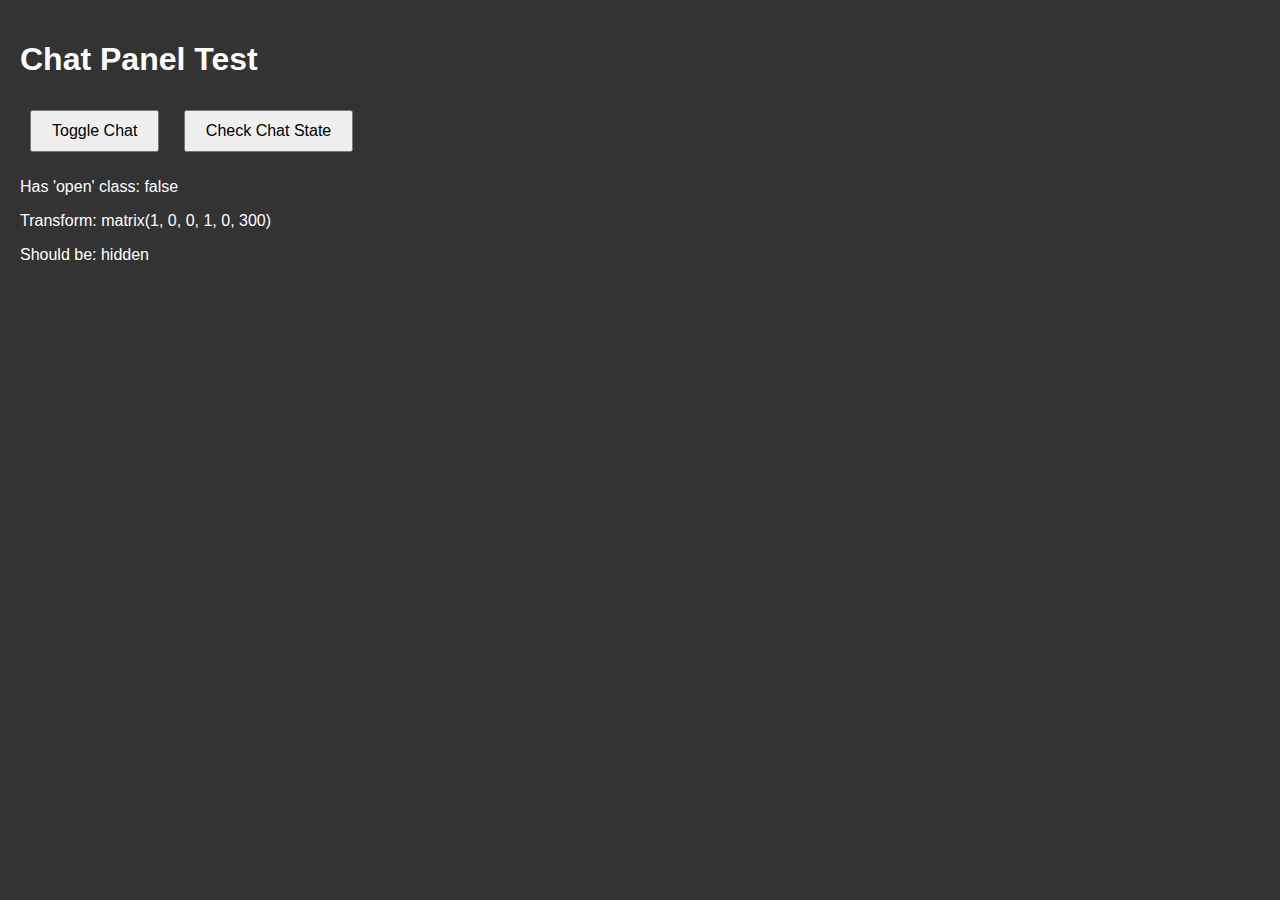
<file: untitled folder/chat-test.html>
<!DOCTYPE html>
<html>
<head>
    <title>Chat Test</title>
    <style>
        .chat-panel {
            position: fixed;
            bottom: 0;
            left: 0;
            right: 0;
            height: 300px;
            background: rgba(30, 30, 30, 0.95);
            transform: translateY(100%);
            transition: transform 0.3s ease;
            z-index: 1000;
        }
        
        .chat-panel.open {
            transform: translateY(0);
        }
        
        body {
            margin: 0;
            height: 100vh;
            background: #333;
            color: white;
            font-family: Arial, sans-serif;
        }
        
        .test-container {
            padding: 20px;
        }
        
        button {
            padding: 10px 20px;
            margin: 10px;
            font-size: 16px;
        }
    </style>
</head>
<body>
    <div class="test-container">
        <h1>Chat Panel Test</h1>
        <button onclick="toggleChat()">Toggle Chat</button>
        <button onclick="checkChatState()">Check Chat State</button>
        <div id="status"></div>
    </div>
    
    <div class="chat-panel" id="chatPanel">
        <div style="padding: 20px;">
            <h3>Test Chat Panel</h3>
            <p>This should be hidden by default</p>
            <button onclick="toggleChat()">Close</button>
        </div>
    </div>

    <script>
        function toggleChat() {
            const chatPanel = document.getElementById('chatPanel');
            chatPanel.classList.toggle('open');
            checkChatState();
        }
        
        function checkChatState() {
            const chatPanel = document.getElementById('chatPanel');
            const status = document.getElementById('status');
            const hasOpen = chatPanel.classList.contains('open');
            const transform = window.getComputedStyle(chatPanel).transform;
            
            status.innerHTML = `
                <p>Has 'open' class: ${hasOpen}</p>
                <p>Transform: ${transform}</p>
                <p>Should be: ${hasOpen ? 'visible' : 'hidden'}</p>
            `;
        }
        
        // Check initial state
        window.onload = function() {
            checkChatState();
        }
    </script>
</body>
</html>
</file>
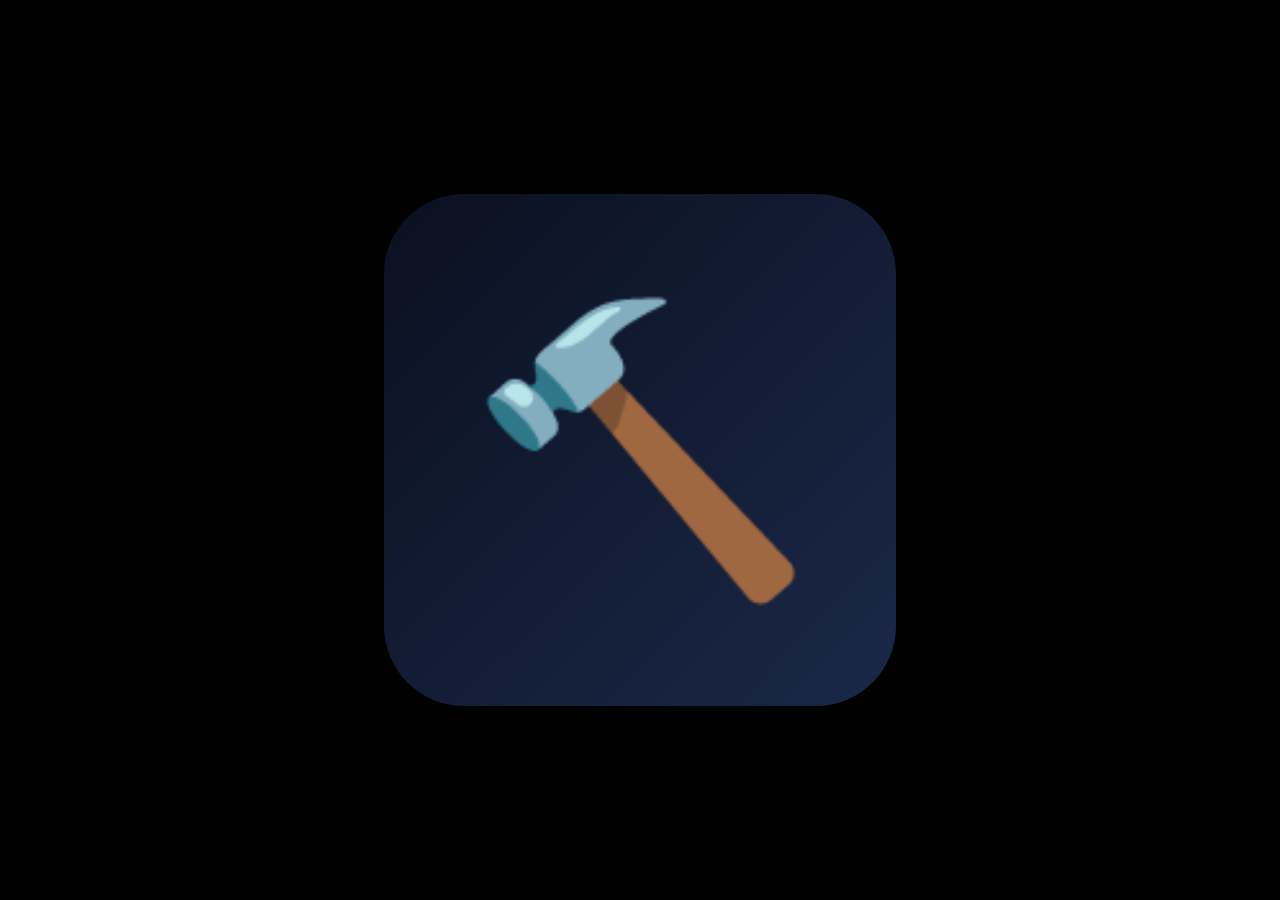
<file: untitled folder/make-icon.html>
<!DOCTYPE html>
<html>
<head>
  <meta charset="UTF-8">
  <title>Иконка аукциона</title>
  <style>
    body { margin: 0; display: flex; align-items: center; justify-content: center; height: 100vh; background: #000; }
    .icon { width: 512px; height: 512px; background: linear-gradient(135deg, #0b1020, #1a2848); border-radius: 80px; display: flex; align-items: center; justify-content: center; font-size: 280px; }
  </style>
</head>
<body>
  <div class="icon">🔨</div>
  <script>
    // Инструкция: откройте этот файл, сделайте скриншот иконки (512x512px), сохраните как icon-512.png
    // Потом уменьшите до 192x192px для icon-192.png
    console.log('Сделайте скриншот этой иконки размером 512x512px');
  </script>
</body>
</html>
</file>
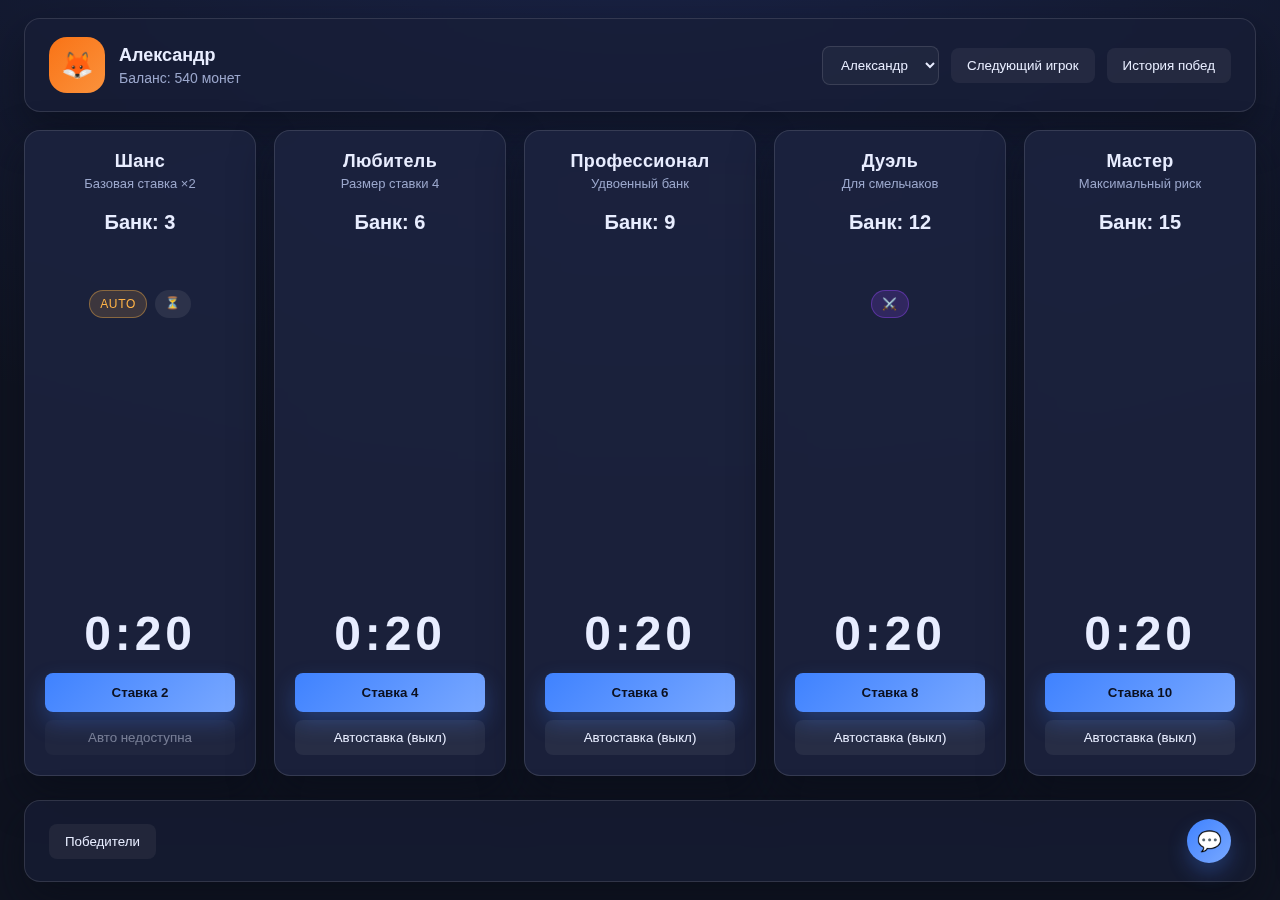
<file: untitled folder/snapshots/2025-10-15-avatar-background/v1.html>
<!DOCTYPE html>
<html lang="ru">
<head>
	<meta charset="UTF-8">
	<meta name="viewport" content="width=device-width, initial-scale=1.0, user-scalable=no">
	<title>Аукционная игра v1.2.0</title>
	<link rel="stylesheet" href="v1.css">
</head>
<body>
    <header class="top-bar">
        <div class="player-indicator">
            <div class="avatar avatar-current" id="currentAvatar"></div>
            <div class="player-text">
                <div class="player-name" id="currentName"></div>
                <div class="player-balance" id="currentBalance"></div>
            </div>
        </div>
        <div class="top-actions">
            <select id="accountSelector" class="top-select"></select>
            <button class="ghost-button" data-role="next-account" data-label-full="Следующий игрок" onclick="nextAccount()">Следующий игрок</button>
            <button class="ghost-button" data-role="winners-toggle" data-label-full="История побед" onclick="toggleWinners()">История побед</button>
        </div>
    </header>

    <main class="game-container">
        <div class="columns-container">
            <div class="column" data-column="1">
                <div class="column-head">
                    <div class="column-label">Шанс</div>
                    <div class="column-sub">Базовая ставка ×2</div>
                </div>
                <div class="column-body">
                    <div class="bonus-bar hidden" id="bonus-1">Бонус +1% к выигрышу</div>
                    <div class="column-bank" id="bank-1"></div>
                    <div class="bet-info hidden" id="bet-info-1">
                        <div class="avatar bet-avatar" id="bet-avatar-1"></div>
                        <div class="bet-text">
                            <div class="bet-name" id="bet-name-1"></div>
                            <div class="bet-extra" id="bet-amount-1"></div>
                        </div>
                    </div>
                    <div class="column-badges">
                        <div class="badge badge-warning" title="Автоставка недоступна">AUTO</div>
                        <div class="badge badge-ghost">⏳</div>
                    </div>
                    <div class="inline-hint hidden" id="hint-auto-disabled">Автоставки недоступны в этой колонке</div>
                </div>
                <div class="column-timer" id="timer-1"></div>
                <div class="bet-controls">
                    <button class="primary-button" onclick="makeBet(1)">Ставка 2</button>
                    <button class="ghost-button" id="auto-1" disabled>Авто недоступна</button>
                </div>
            </div>

            <div class="column" data-column="2">
                <div class="column-head">
                    <div class="column-label">Любитель</div>
                    <div class="column-sub">Размер ставки 4</div>
                </div>
                <div class="column-body">
                    <div class="bonus-bar hidden" id="bonus-2">Бонус +1%</div>
                    <div class="column-bank" id="bank-2"></div>
                    <div class="bet-info hidden" id="bet-info-2">
                        <div class="avatar bet-avatar" id="bet-avatar-2"></div>
                        <div class="bet-text">
                            <div class="bet-name" id="bet-name-2"></div>
                            <div class="bet-extra" id="bet-amount-2"></div>
                        </div>
                    </div>
                </div>
                <div class="column-timer" id="timer-2"></div>
                <div class="bet-controls">
                    <button class="primary-button" onclick="makeBet(2)">Ставка 4</button>
                    <button class="ghost-button" id="auto-2" onclick="toggleAuto(2)">Автоставка (выкл)</button>
                </div>
            </div>

            <div class="column" data-column="3">
                <div class="column-head">
                    <div class="column-label">Профессионал</div>
                    <div class="column-sub">Удвоенный банк</div>
                </div>
                <div class="column-body">
                    <div class="bonus-bar hidden" id="bonus-3">Бонус +1%</div>
                    <div class="column-bank" id="bank-3"></div>
                    <div class="bet-info hidden" id="bet-info-3">
                        <div class="avatar bet-avatar" id="bet-avatar-3"></div>
                        <div class="bet-text">
                            <div class="bet-name" id="bet-name-3"></div>
                            <div class="bet-extra" id="bet-amount-3"></div>
                        </div>
                    </div>
                </div>
                <div class="column-timer" id="timer-3"></div>
                <div class="bet-controls">
                    <button class="primary-button" onclick="makeBet(3)">Ставка 6</button>
                    <button class="ghost-button" id="auto-3" onclick="toggleAuto(3)">Автоставка (выкл)</button>
                </div>
            </div>

            <div class="column" data-column="4">
                <div class="column-head">
                    <div class="column-label">Дуэль</div>
                    <div class="column-sub">Для смельчаков</div>
                </div>
                <div class="column-body">
                    <div class="bonus-bar hidden" id="bonus-4">Бонус +1%</div>
                    <div class="column-bank" id="bank-4"></div>
                    <div class="bet-info hidden" id="bet-info-4">
                        <div class="avatar bet-avatar" id="bet-avatar-4"></div>
                        <div class="bet-text">
                            <div class="bet-name" id="bet-name-4"></div>
                            <div class="bet-extra" id="bet-amount-4"></div>
                        </div>
                    </div>
                    <div class="column-badges">
                        <div class="badge badge-duel">⚔️</div>
                    </div>
                </div>
                <div class="column-timer" id="timer-4"></div>
                <div class="bet-controls">
                    <button class="primary-button" onclick="makeBet(4)">Ставка 8</button>
                    <button class="ghost-button" id="auto-4" onclick="toggleAuto(4)">Автоставка (выкл)</button>
                </div>
            </div>

            <div class="column" data-column="5">
                <div class="column-head">
                    <div class="column-label">Мастер</div>
                    <div class="column-sub">Максимальный риск</div>
                </div>
                <div class="column-body">
                    <div class="bonus-bar hidden" id="bonus-5">Бонус +1%</div>
                    <div class="column-bank" id="bank-5"></div>
                    <div class="bet-info hidden" id="bet-info-5">
                        <div class="avatar bet-avatar" id="bet-avatar-5"></div>
                        <div class="bet-text">
                            <div class="bet-name" id="bet-name-5"></div>
                            <div class="bet-extra" id="bet-amount-5"></div>
                        </div>
                    </div>
                </div>
                <div class="column-timer" id="timer-5"></div>
                <div class="bet-controls">
                    <button class="primary-button" onclick="makeBet(5)">Ставка 10</button>
                    <button class="ghost-button" id="auto-5" onclick="toggleAuto(5)">Автоставка (выкл)</button>
                </div>
            </div>
        </div>
    </main>

    <footer class="bottom-bar">
        <button class="ghost-button" data-role="winners-toggle" data-label-full="Победители" onclick="toggleWinners()">Победители</button>
        <div class="bottom-spacer"></div>
        <button class="primary-icon" onclick="toggleChat()">💬</button>
    </footer>

    <section class="chat-panel" id="chatPanel">
        <div class="chat-header">
            <h3>Чат игроков</h3>
            <button class="ghost-button" data-label-full="Закрыть" onclick="toggleChat()">Закрыть</button>
        </div>
        <div class="chat-messages" id="chatMessages"></div>
        <div class="chat-input">
            <input type="text" id="chatInput" placeholder="Введите сообщение и нажмите Enter">
            <button class="primary-button" onclick="sendMessage()">Отправить</button>
        </div>
    </section>

    <aside class="winners-panel" id="winnersPanel">
        <div class="winners-header">
            <h3>История побед</h3>
            <button class="ghost-button" data-label-full="Закрыть" onclick="toggleWinners()">Закрыть</button>
        </div>
        <div class="winners-list" id="winnersList"></div>
    </aside>

    <script src="v1.js"></script>
</body>
</html>
</file>
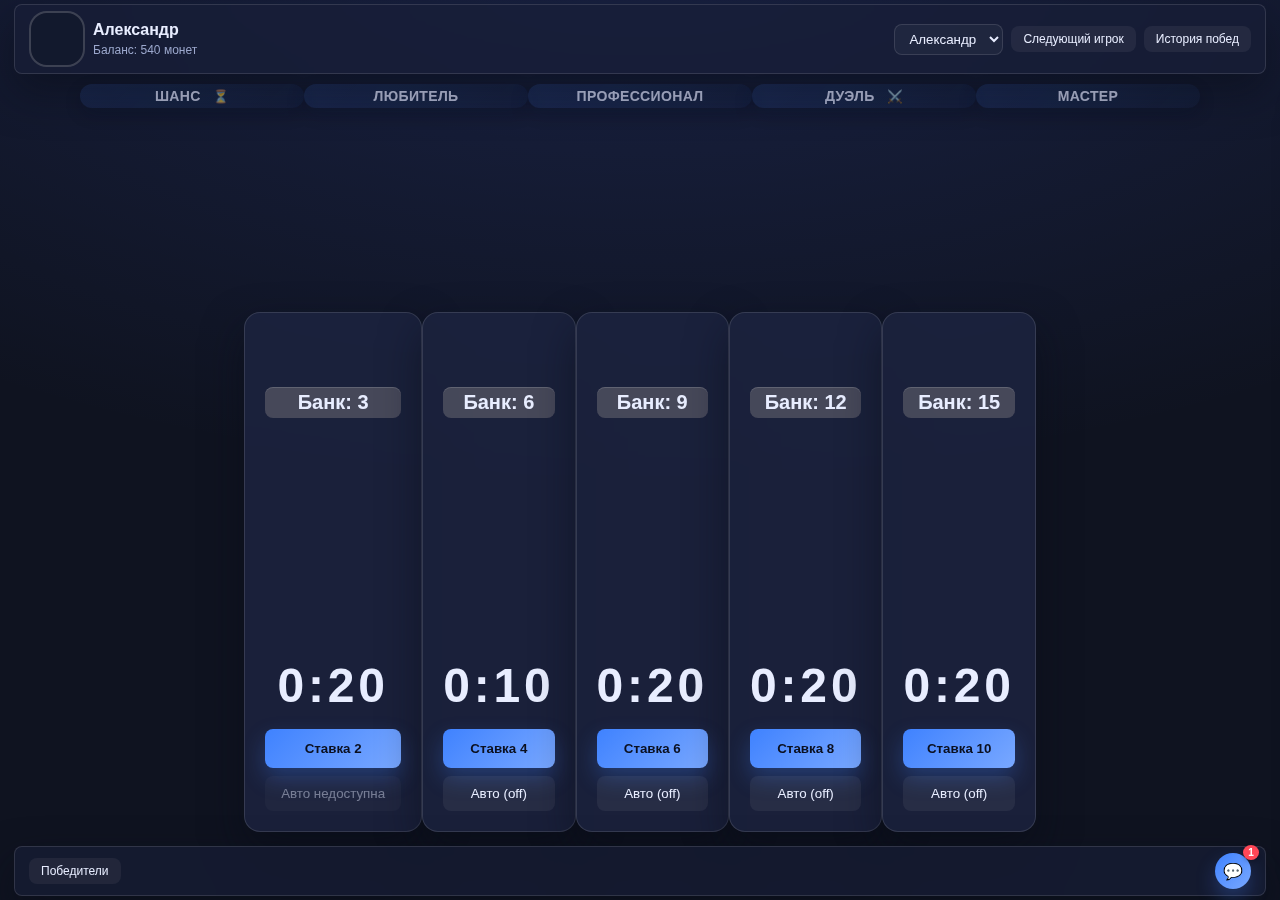
<file: untitled folder/snapshots/avokado1.1/v1.html>
<!DOCTYPE html>
<html lang="ru">
<head>
	<meta charset="UTF-8">
	<meta name="viewport" content="width=device-width, initial-scale=1.0, user-scalable=no">
	<title>Аукционная игра v1.2.0</title>
	<link rel="stylesheet" href="v1.css">
</head>
<body>
    <header class="top-bar">
        <div class="player-indicator">
            <div class="avatar avatar-current" id="currentAvatar"></div>
            <div class="player-text">
                <div class="player-name" id="currentName"></div>
                <div class="player-balance" id="currentBalance"></div>
            </div>
        </div>
        <div class="top-actions">
            <select id="accountSelector" class="top-select"></select>
            <button class="ghost-button" data-role="next-account" data-label-full="Следующий игрок" onclick="nextAccount()">Следующий игрок</button>
            <button class="ghost-button" data-role="winners-toggle" data-label-full="История побед" onclick="toggleWinners()">История побед</button>
        </div>
    </header>

    <main class="game-container">
        <div class="column-titles">
            <div class="column-title">Шанс <span class="column-title-icon" aria-hidden="true">⏳</span></div>
            <div class="column-title">Любитель</div>
            <div class="column-title">Профессионал</div>
            <div class="column-title">Дуэль <span class="column-title-icon" aria-hidden="true">⚔️</span></div>
            <div class="column-title">Мастер</div>
        </div>
        <div class="columns-container">
            <div class="column" data-column="1">
                <div class="bonus-bar hidden" id="bonus-1"></div>
                <div class="column-backdrop" aria-hidden="true"></div>
                <div class="column-body">
                    <div class="column-bank" id="bank-1"></div>
                    <div class="bet-info hidden" id="bet-info-1">
                        <div class="bet-name" id="bet-name-1"></div>
                    </div>
                    <div class="inline-hint hidden" id="hint-auto-disabled">Автоставки недоступны в этой колонке</div>
                </div>
                <div class="timer-wrapper">
                    <div class="column-timer" id="timer-1"></div>
                    <div class="bet-pulse hidden" id="pulse-1"></div>
                </div>
                <div class="bet-controls">
                    <button class="primary-button" onclick="makeBet(1)">Ставка 2</button>
                    <button class="ghost-button" id="auto-1" disabled>Авто недоступна</button>
                </div>
            </div>

            <div class="column" data-column="2">
                <div class="bonus-bar hidden" id="bonus-2"></div>
                <div class="column-backdrop" aria-hidden="true"></div>
                <div class="column-body">
                    <div class="column-bank" id="bank-2"></div>
                    <div class="bet-info hidden" id="bet-info-2">
                        <div class="bet-name" id="bet-name-2"></div>
                    </div>
                </div>
                <div class="timer-wrapper">
                    <div class="column-timer" id="timer-2"></div>
                    <div class="bet-pulse hidden" id="pulse-2"></div>
                </div>
                <div class="bet-controls">
                    <button class="primary-button" onclick="makeBet(2)">Ставка 4</button>
                    <button class="ghost-button" id="auto-2" onclick="toggleAuto(2)">Авто (off)</button>
                </div>
            </div>

            <div class="column" data-column="3">
                <div class="bonus-bar hidden" id="bonus-3"></div>
                <div class="column-backdrop" aria-hidden="true"></div>
                <div class="column-body">
                    <div class="column-bank" id="bank-3"></div>
                    <div class="bet-info hidden" id="bet-info-3">
                        <div class="bet-name" id="bet-name-3"></div>
                    </div>
                </div>
                <div class="timer-wrapper">
                    <div class="column-timer" id="timer-3"></div>
                    <div class="bet-pulse hidden" id="pulse-3"></div>
                </div>
                <div class="bet-controls">
                    <button class="primary-button" onclick="makeBet(3)">Ставка 6</button>
                    <button class="ghost-button" id="auto-3" onclick="toggleAuto(3)">Авто (off)</button>
                </div>
            </div>

            <div class="column" data-column="4">
                <div class="bonus-bar hidden" id="bonus-4"></div>
                <div class="column-backdrop" aria-hidden="true"></div>
                <div class="column-body">
                    <div class="column-bank" id="bank-4"></div>
                    <div class="bet-info hidden" id="bet-info-4">
                        <div class="bet-name" id="bet-name-4"></div>
                    </div>
                </div>
                <div class="timer-wrapper">
                    <div class="column-timer" id="timer-4"></div>
                    <div class="bet-pulse hidden" id="pulse-4"></div>
                </div>
                <div class="bet-controls">
                    <button class="primary-button" onclick="makeBet(4)">Ставка 8</button>
                    <button class="ghost-button" id="auto-4" onclick="toggleAuto(4)">Авто (off)</button>
                </div>
            </div>

            <div class="column" data-column="5">
                <div class="bonus-bar hidden" id="bonus-5"></div>
                <div class="column-backdrop" aria-hidden="true"></div>
                <div class="column-body">
                    <div class="column-bank" id="bank-5"></div>
                    <div class="bet-info hidden" id="bet-info-5">
                        <div class="bet-name" id="bet-name-5"></div>
                    </div>
                </div>
                <div class="timer-wrapper">
                    <div class="column-timer" id="timer-5"></div>
                    <div class="bet-pulse hidden" id="pulse-5"></div>
                </div>
                <div class="bet-controls">
                    <button class="primary-button" onclick="makeBet(5)">Ставка 10</button>
                    <button class="ghost-button" id="auto-5" onclick="toggleAuto(5)">Авто (off)</button>
                </div>
            </div>
        </div>
    </main>

    <footer class="bottom-bar">
        <button class="ghost-button" data-role="winners-toggle" data-label-full="Победители" onclick="toggleWinners()">Победители</button>
        <div class="bottom-spacer"></div>
        <button class="primary-icon" onclick="toggleChat()">💬</button>
    </footer>

    <section class="chat-panel" id="chatPanel">
        <div class="chat-header">
            <h3>Чат игроков</h3>
            <button class="ghost-button" data-label-full="Закрыть" onclick="toggleChat()">Закрыть</button>
        </div>
        <div class="chat-messages" id="chatMessages"></div>
        <div class="chat-input">
            <input type="text" id="chatInput" placeholder="Введите сообщение и нажмите Enter">
            <button class="primary-button" onclick="sendMessage()">Отправить</button>
        </div>
    </section>

    <aside class="winners-panel" id="winnersPanel">
        <div class="winners-header">
            <h3>История побед</h3>
            <button class="ghost-button" data-label-full="Закрыть" onclick="toggleWinners()">Закрыть</button>
        </div>
        <div class="winners-tabs">
            <button class="tab-button active" onclick="switchStatsPeriod('recent')">Недавние</button>
            <button class="tab-button" onclick="switchStatsPeriod('24h')">24ч</button>
            <button class="tab-button" onclick="switchStatsPeriod('7d')">7дн</button>
            <button class="tab-button" onclick="switchStatsPeriod('1m')">1мес</button>
        </div>
        <div class="winners-list" id="winnersList"></div>
    </aside>

    <script src="v1.js"></script>
</body>
</html>
</file>
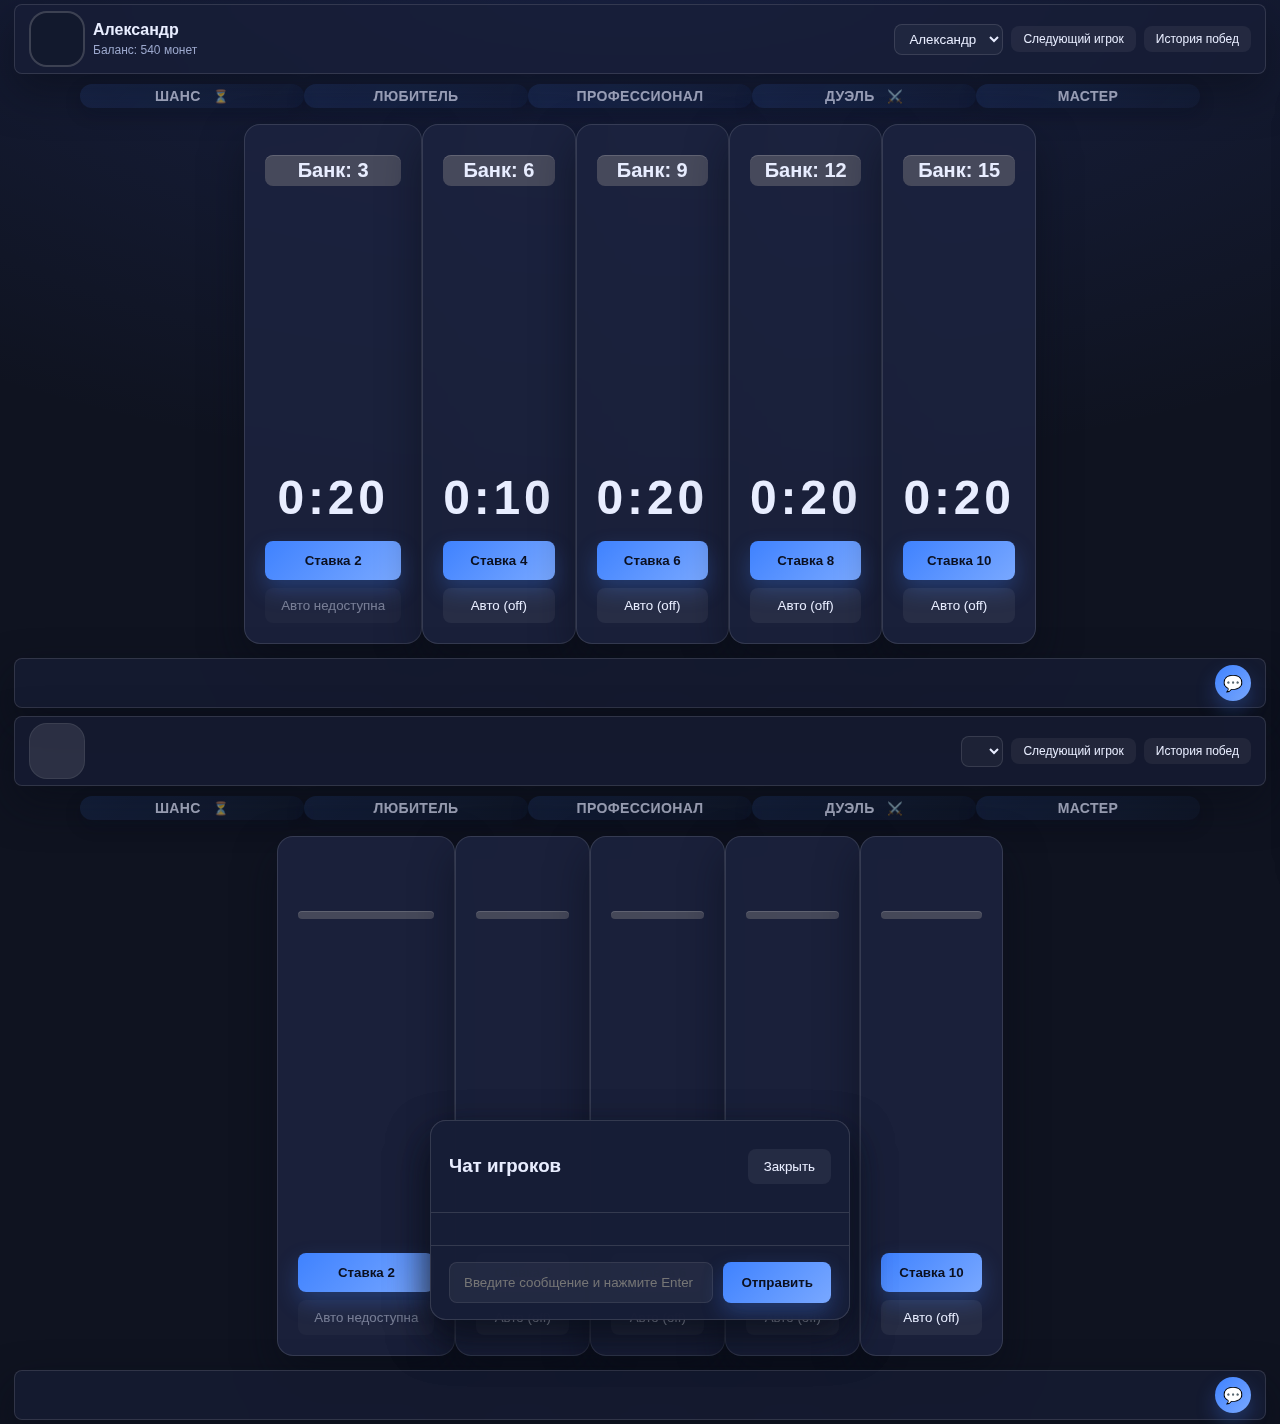
<file: untitled folder/snapshots/avokado1.2/v1.html>
<!DOCTYPE html>
<html lang="ru">
<head>
	<meta charset="UTF-8">
	<meta name="viewport" content="width=device-width, initial-scale=1.0, user-scalable=no">
	<title>Аукционная игра v1.2.0</title>
    <link rel="stylesheet" href="v1.css?v=2025-10-19-8">
</head>
<body>
    <header class="top-bar">
        <div class="player-indicator">
            <div class="avatar avatar-current" id="currentAvatar"></div>
            <div class="player-text">
                <div class="player-name" id="currentName"></div>
                <div class="player-balance" id="currentBalance"></div>
            </div>
        </div>
        <div class="top-actions">
            <select id="accountSelector" class="top-select"></select>
            <button class="ghost-button" data-role="next-account" data-label-full="Следующий игрок" onclick="nextAccount()">Следующий игрок</button>
            <button class="ghost-button" data-role="winners-toggle" data-label-full="История побед" onclick="toggleWinners()">История побед</button>
        </div>
    </header>

    <main class="game-container">
        <div class="column-titles">
            <div class="column-title">Шанс <span class="column-title-icon" aria-hidden="true">⏳</span></div>
            <div class="column-title">Любитель</div>
            <div class="column-title">Профессионал</div>
            <div class="column-title">Дуэль <span class="column-title-icon" aria-hidden="true">⚔️</span></div>
            <div class="column-title">Мастер</div>
        </div>
        <div class="columns-container">
            <div class="column" data-column="1">
                <div class="bonus-bar hidden" id="bonus-1"></div>
                <div class="column-backdrop" aria-hidden="true"></div>
                <div class="column-bank" id="bank-1"></div>
                <div class="column-body">
                    <div class="bet-info hidden" id="bet-info-1">
                        <div class="bet-name" id="bet-name-1"></div>
                    </div>
                    <div class="inline-hint hidden" id="hint-auto-disabled">Автоставки недоступны в этой колонке</div>
                </div>
                <div class="timer-wrapper">
                    <div class="column-timer" id="timer-1"></div>
                    <div class="bet-pulse hidden" id="pulse-1"></div>
                </div>
                <div class="bet-controls">
                    <button class="primary-button" onclick="makeBet(1)">Ставка 2</button>
                    <button class="ghost-button" id="auto-1" disabled>Авто недоступна</button>
                </div>
            </div>

            <div class="column" data-column="2">
                <div class="bonus-bar hidden" id="bonus-2"></div>
                <div class="column-backdrop" aria-hidden="true"></div>
                <div class="column-bank" id="bank-2"></div>
                <div class="column-body">
                    <div class="bet-info hidden" id="bet-info-2">
                        <div class="bet-name" id="bet-name-2"></div>
                    </div>
                </div>
                <div class="timer-wrapper">
                    <div class="column-timer" id="timer-2"></div>
                    <div class="bet-pulse hidden" id="pulse-2"></div>
                </div>
                <div class="bet-controls">
                    <button class="primary-button" onclick="makeBet(2)">Ставка 4</button>
                    <button class="ghost-button" id="auto-2" onclick="toggleAuto(2)">Авто (off)</button>
                </div>
            </div>

            <div class="column" data-column="3">
                <div class="bonus-bar hidden" id="bonus-3"></div>
                <div class="column-backdrop" aria-hidden="true"></div>
                <div class="column-bank" id="bank-3"></div>
                <div class="column-body">
                    <div class="bet-info hidden" id="bet-info-3">
                        <div class="bet-name" id="bet-name-3"></div>
                    </div>
                </div>
                <div class="timer-wrapper">
                    <div class="column-timer" id="timer-3"></div>
                    <div class="bet-pulse hidden" id="pulse-3"></div>
                </div>
                <div class="bet-controls">
                    <button class="primary-button" onclick="makeBet(3)">Ставка 6</button>
                    <button class="ghost-button" id="auto-3" onclick="toggleAuto(3)">Авто (off)</button>
                </div>
            </div>

            <div class="column" data-column="4">
                <div class="bonus-bar hidden" id="bonus-4"></div>
                <div class="column-backdrop" aria-hidden="true"></div>
                <div class="column-bank" id="bank-4"></div>
                <div class="column-body">
                    <div class="bet-info hidden" id="bet-info-4">
                        <div class="bet-name" id="bet-name-4"></div>
                    </div>
                </div>
                <div class="timer-wrapper">
                    <div class="column-timer" id="timer-4"></div>
                    <div class="bet-pulse hidden" id="pulse-4"></div>
                </div>
                <div class="bet-controls">
                    <button class="primary-button" onclick="makeBet(4)">Ставка 8</button>
                    <button class="ghost-button" id="auto-4" onclick="toggleAuto(4)">Авто (off)</button>
                </div>
            </div>

            <div class="column" data-column="5">
                <div class="bonus-bar hidden" id="bonus-5"></div>
                <div class="column-backdrop" aria-hidden="true"></div>
                <div class="column-bank" id="bank-5"></div>
                <div class="column-body">
                    <div class="bet-info hidden" id="bet-info-5">
                        <div class="bet-name" id="bet-name-5"></div>
                    </div>
                </div>
                <div class="timer-wrapper">
                    <div class="column-timer" id="timer-5"></div>
                    <div class="bet-pulse hidden" id="pulse-5"></div>
                </div>
                <div class="bet-controls">
                    <button class="primary-button" onclick="makeBet(5)">Ставка 10</button>
                    <button class="ghost-button" id="auto-5" onclick="toggleAuto(5)">Авто (off)</button>
                </div>
            </div>
        </div>
    </main>

    <footer class="bottom-bar">
        <div class="bottom-spacer"></div>
        <button class="primary-icon" onclick="toggleChat()">💬</button>
    </footer>

    <section class="chat-panel" id="chatPanel">
        <div class="chat-header">
            <h3>Чат игроков</h3>
            <button class="ghost-button" data-label-full="Закрыть" onclick="toggleChat()">Закрыть</button>
        </div>
        <div class="chat-messages" id="chatMessages"></div>
        <div class="chat-input">
            <input type="text" id="chatInput" placeholder="Введите сообщение и нажмите Enter">
            <button class="primary-button" onclick="sendMessage()">Отправить</button>
        </div>
    </section>

    <aside class="winners-panel" id="winnersPanel">
        <div class="winners-header">
            <h3>История побед</h3>
            <button class="ghost-button" data-label-full="Закрыть" onclick="toggleWinners()">Закрыть</button>
        </div>
        <div class="winners-tabs">
            <button class="tab-button active" onclick="switchStatsPeriod('recent')">Недавние</button>
            <button class="tab-button" onclick="switchStatsPeriod('24h')">24ч</button>
            <button class="tab-button" onclick="switchStatsPeriod('7d')">7дн</button>
            <button class="tab-button" onclick="switchStatsPeriod('1m')">1мес</button>
        </div>
        <div class="winners-list" id="winnersList"></div>
    </aside>

    <script src="v1.js"></script>
</body>
</html><!DOCTYPE html>
<html lang="ru">
<head>
	<meta charset="UTF-8">
	<meta name="viewport" content="width=device-width, initial-scale=1.0, user-scalable=no">
	<title>Аукционная игра v1.2.0</title>
	<link rel="stylesheet" href="v1.css">
</head>
<body>
    <header class="top-bar">
        <div class="player-indicator">
            <div class="avatar avatar-current" id="currentAvatar"></div>
            <div class="player-text">
                <div class="player-name" id="currentName"></div>
                <div class="player-balance" id="currentBalance"></div>
            </div>
        </div>
        <div class="top-actions">
            <select id="accountSelector" class="top-select"></select>
            <button class="ghost-button" data-role="next-account" data-label-full="Следующий игрок" onclick="nextAccount()">Следующий игрок</button>
            <button class="ghost-button" data-role="winners-toggle" data-label-full="История побед" onclick="toggleWinners()">История побед</button>
        </div>
    </header>

    <main class="game-container">
        <div class="column-titles">
            <div class="column-title">Шанс <span class="column-title-icon" aria-hidden="true">⏳</span></div>
            <div class="column-title">Любитель</div>
            <div class="column-title">Профессионал</div>
            <div class="column-title">Дуэль <span class="column-title-icon" aria-hidden="true">⚔️</span></div>
            <div class="column-title">Мастер</div>
        </div>
        <div class="columns-container">
            <div class="column" data-column="1">
                <div class="bonus-bar hidden" id="bonus-1"></div>
                <div class="column-backdrop" aria-hidden="true"></div>
                <div class="column-body">
                    <div class="column-bank" id="bank-1"></div>
                    <div class="bet-info hidden" id="bet-info-1">
                        <div class="bet-name" id="bet-name-1"></div>
                    </div>
                    <div class="inline-hint hidden" id="hint-auto-disabled">Автоставки недоступны в этой колонке</div>
                </div>
                <div class="timer-wrapper">
                    <div class="column-timer" id="timer-1"></div>
                    <div class="bet-pulse hidden" id="pulse-1"></div>
                </div>
                <div class="bet-controls">
                    <button class="primary-button" onclick="makeBet(1)">Ставка 2</button>
                    <button class="ghost-button" id="auto-1" disabled>Авто недоступна</button>
                </div>
            </div>

            <div class="column" data-column="2">
                <div class="bonus-bar hidden" id="bonus-2"></div>
                <div class="column-backdrop" aria-hidden="true"></div>
                <div class="column-body">
                    <div class="column-bank" id="bank-2"></div>
                    <div class="bet-info hidden" id="bet-info-2">
                        <div class="bet-name" id="bet-name-2"></div>
                    </div>
                </div>
                <div class="timer-wrapper">
                    <div class="column-timer" id="timer-2"></div>
                    <div class="bet-pulse hidden" id="pulse-2"></div>
                </div>
                <div class="bet-controls">
                    <button class="primary-button" onclick="makeBet(2)">Ставка 4</button>
                    <button class="ghost-button" id="auto-2" onclick="toggleAuto(2)">Авто (off)</button>
                </div>
            </div>

            <div class="column" data-column="3">
                <div class="bonus-bar hidden" id="bonus-3"></div>
                <div class="column-backdrop" aria-hidden="true"></div>
                <div class="column-body">
                    <div class="column-bank" id="bank-3"></div>
                    <div class="bet-info hidden" id="bet-info-3">
                        <div class="bet-name" id="bet-name-3"></div>
                    </div>
                </div>
                <div class="timer-wrapper">
                    <div class="column-timer" id="timer-3"></div>
                    <div class="bet-pulse hidden" id="pulse-3"></div>
                </div>
                <div class="bet-controls">
                    <button class="primary-button" onclick="makeBet(3)">Ставка 6</button>
                    <button class="ghost-button" id="auto-3" onclick="toggleAuto(3)">Авто (off)</button>
                </div>
            </div>

            <div class="column" data-column="4">
                <div class="bonus-bar hidden" id="bonus-4"></div>
                <div class="column-backdrop" aria-hidden="true"></div>
                <div class="column-body">
                    <div class="column-bank" id="bank-4"></div>
                    <div class="bet-info hidden" id="bet-info-4">
                        <div class="bet-name" id="bet-name-4"></div>
                    </div>
                </div>
                <div class="timer-wrapper">
                    <div class="column-timer" id="timer-4"></div>
                    <div class="bet-pulse hidden" id="pulse-4"></div>
                </div>
                <div class="bet-controls">
                    <button class="primary-button" onclick="makeBet(4)">Ставка 8</button>
                    <button class="ghost-button" id="auto-4" onclick="toggleAuto(4)">Авто (off)</button>
                </div>
            </div>

            <div class="column" data-column="5">
                <div class="bonus-bar hidden" id="bonus-5"></div>
                <div class="column-backdrop" aria-hidden="true"></div>
                <div class="column-body">
                    <div class="column-bank" id="bank-5"></div>
                    <div class="bet-info hidden" id="bet-info-5">
                        <div class="bet-name" id="bet-name-5"></div>
                    </div>
                </div>
                <div class="timer-wrapper">
                    <div class="column-timer" id="timer-5"></div>
                    <div class="bet-pulse hidden" id="pulse-5"></div>
                </div>
                <div class="bet-controls">
                    <button class="primary-button" onclick="makeBet(5)">Ставка 10</button>
                    <button class="ghost-button" id="auto-5" onclick="toggleAuto(5)">Авто (off)</button>
                </div>
            </div>
        </div>
    </main>

    <footer class="bottom-bar">
        <div class="bottom-spacer"></div>
        <button class="primary-icon" onclick="toggleChat()">💬</button>
    </footer>

    <section class="chat-panel" id="chatPanel">
        <div class="chat-header">
            <h3>Чат игроков</h3>
            <button class="ghost-button" data-label-full="Закрыть" onclick="toggleChat()">Закрыть</button>
        </div>
        <div class="chat-messages" id="chatMessages"></div>
        <div class="chat-input">
            <input type="text" id="chatInput" placeholder="Введите сообщение и нажмите Enter">
            <button class="primary-button" onclick="sendMessage()">Отправить</button>
        </div>
    </section>

    <aside class="winners-panel" id="winnersPanel">
        <div class="winners-header">
            <h3>История побед</h3>
            <button class="ghost-button" data-label-full="Закрыть" onclick="toggleWinners()">Закрыть</button>
        </div>
        <div class="winners-tabs">
            <button class="tab-button active" onclick="switchStatsPeriod('recent')">Недавние</button>
            <button class="tab-button" onclick="switchStatsPeriod('24h')">24ч</button>
            <button class="tab-button" onclick="switchStatsPeriod('7d')">7дн</button>
            <button class="tab-button" onclick="switchStatsPeriod('1m')">1мес</button>
        </div>
        <div class="winners-list" id="winnersList"></div>
    </aside>

    <script src="v1.js"></script>
</body>
</html>
</file>
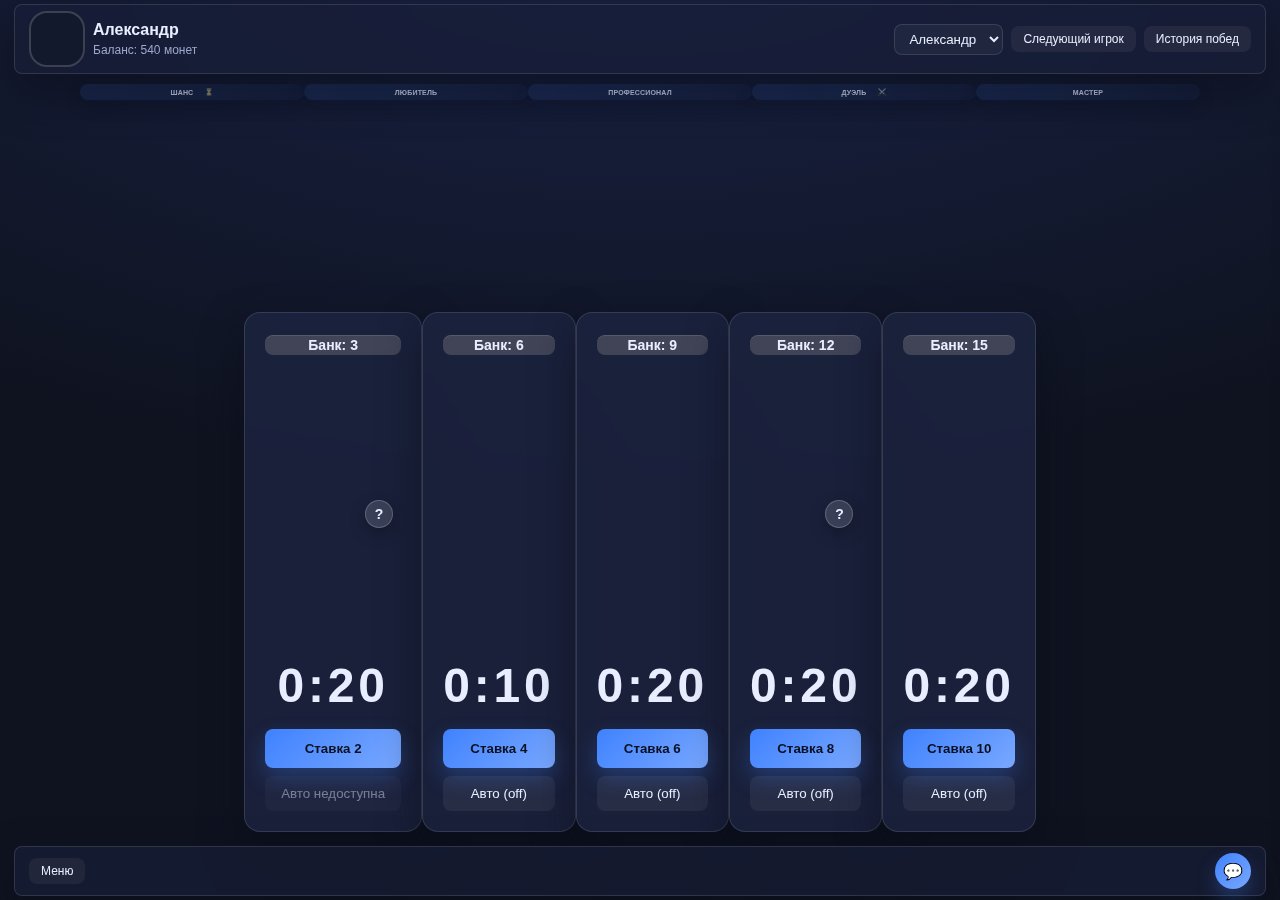
<file: untitled folder/snapshots/avokado1.3/v1.html>
<!DOCTYPE html>
<html lang="ru">
<head>
	<meta charset="UTF-8">
	<meta name="viewport" content="width=device-width, initial-scale=1.0, user-scalable=no">
	<title>Аукционная игра v1.2.0</title>
    <link rel="stylesheet" href="v1.css?v=2025-10-19-9">
</head>
<body>
    <header class="top-bar">
        <div class="player-indicator">
            <div class="avatar avatar-current" id="currentAvatar"></div>
            <div class="player-text">
                <div class="player-name" id="currentName"></div>
                <div class="player-balance" id="currentBalance"></div>
            </div>
        </div>
        <div class="top-actions">
            <select id="accountSelector" class="top-select"></select>
            <button class="ghost-button" data-role="next-account" data-label-full="Следующий игрок" onclick="nextAccount()">Следующий игрок</button>
            <button class="ghost-button" data-role="winners-toggle" data-label-full="История побед" onclick="toggleWinners()">История побед</button>
        </div>
    </header>

    <main class="game-container">
        <div class="column-titles">
            <div class="column-title">Шанс <span class="column-title-icon" aria-hidden="true">⏳</span></div>
            <div class="column-title">Любитель</div>
            <div class="column-title">Профессионал</div>
            <div class="column-title">Дуэль <span class="column-title-icon" aria-hidden="true">⚔️</span></div>
            <div class="column-title">Мастер</div>
        </div>
        <div class="columns-container">
            <div class="column" data-column="1">
                <div class="bonus-bar hidden" id="bonus-1"></div>
                <div class="column-backdrop" aria-hidden="true"></div>
                <div class="column-bank" id="bank-1"></div>
                <div class="column-body">
                    <button class="help-fab" onclick="showColumnNotice(1)" title="Подсказка">?</button>
                    <div class="bet-info hidden" id="bet-info-1">
                        <div class="bet-name" id="bet-name-1"></div>
                    </div>
                    <div class="inline-hint hidden" id="hint-auto-disabled">Автоставки недоступны в этой колонке</div>
                    <div class="inline-hint hidden" id="hint-c1-timer">Таймер не гарантирует время!</div>
                </div>
                <div class="timer-wrapper">
                    <div class="column-timer" id="timer-1"></div>
                    <div class="bet-pulse hidden" id="pulse-1"></div>
                </div>
                <div class="bet-controls">
                    <button class="primary-button" onclick="makeBet(1)">Ставка 2</button>
                    <button class="ghost-button" id="auto-1" disabled>Авто недоступна</button>
                </div>
            </div>

            <div class="column" data-column="2">
                <div class="bonus-bar hidden" id="bonus-2"></div>
                <div class="column-backdrop" aria-hidden="true"></div>
                <div class="column-bank" id="bank-2"></div>
                <div class="column-body">
                    <div class="bet-info hidden" id="bet-info-2">
                        <div class="bet-name" id="bet-name-2"></div>
                    </div>
                </div>
                <div class="timer-wrapper">
                    <div class="column-timer" id="timer-2"></div>
                    <div class="bet-pulse hidden" id="pulse-2"></div>
                </div>
                <div class="bet-controls">
                    <button class="primary-button" onclick="makeBet(2)">Ставка 4</button>
                    <button class="ghost-button" id="auto-2" onclick="toggleAuto(2)">Авто (off)</button>
                </div>
            </div>

            <div class="column" data-column="3">
                <div class="bonus-bar hidden" id="bonus-3"></div>
                <div class="column-backdrop" aria-hidden="true"></div>
                <div class="column-bank" id="bank-3"></div>
                <div class="column-body">
                    <div class="bet-info hidden" id="bet-info-3">
                        <div class="bet-name" id="bet-name-3"></div>
                    </div>
                </div>
                <div class="timer-wrapper">
                    <div class="column-timer" id="timer-3"></div>
                    <div class="bet-pulse hidden" id="pulse-3"></div>
                </div>
                <div class="bet-controls">
                    <button class="primary-button" onclick="makeBet(3)">Ставка 6</button>
                    <button class="ghost-button" id="auto-3" onclick="toggleAuto(3)">Авто (off)</button>
                </div>
            </div>

            <div class="column" data-column="4">
                <div class="bonus-bar hidden" id="bonus-4"></div>
                <div class="column-backdrop" aria-hidden="true"></div>
                <div class="column-bank" id="bank-4"></div>
                <div class="column-body">
                    <button class="help-fab" onclick="showColumnNotice(4)" title="Подсказка">?</button>
                    <div class="bet-info hidden" id="bet-info-4">
                        <div class="bet-name" id="bet-name-4"></div>
                    </div>
                    <div class="inline-hint hidden" id="hint-c4-duel">⚔️ Дуэль! Только 2 участника. Один победитель.</div>
                </div>
                <div class="timer-wrapper">
                    <div class="column-timer" id="timer-4"></div>
                    <div class="bet-pulse hidden" id="pulse-4"></div>
                </div>
                <div class="bet-controls">
                    <button class="primary-button" onclick="makeBet(4)">Ставка 8</button>
                    <button class="ghost-button" id="auto-4" onclick="toggleAuto(4)">Авто (off)</button>
                </div>
            </div>

            <div class="column" data-column="5">
                <div class="bonus-bar hidden" id="bonus-5"></div>
                <div class="column-backdrop" aria-hidden="true"></div>
                <div class="column-bank" id="bank-5"></div>
                <div class="column-body">
                    <div class="bet-info hidden" id="bet-info-5">
                        <div class="bet-name" id="bet-name-5"></div>
                    </div>
                </div>
                <div class="timer-wrapper">
                    <div class="column-timer" id="timer-5"></div>
                    <div class="bet-pulse hidden" id="pulse-5"></div>
                </div>
                <div class="bet-controls">
                    <button class="primary-button" onclick="makeBet(5)">Ставка 10</button>
                    <button class="ghost-button" id="auto-5" onclick="toggleAuto(5)">Авто (off)</button>
                </div>
            </div>
        </div>
    </main>

    <footer class="bottom-bar">
        <button class="ghost-button" onclick="goToMainMenu()">Меню</button>
        <div class="bottom-spacer"></div>
        <button class="primary-icon" onclick="toggleChat()">💬</button>
    </footer>

    <section class="chat-panel" id="chatPanel">
        <div class="chat-header">
            <h3>Чат игроков</h3>
            <button class="ghost-button" data-label-full="Закрыть" onclick="toggleChat()">Закрыть</button>
        </div>
        <div class="chat-messages" id="chatMessages"></div>
        <div class="chat-input">
            <input type="text" id="chatInput" placeholder="Введите сообщение и нажмите Enter">
            <button class="primary-button" onclick="sendMessage()">Отправить</button>
        </div>
    </section>

    <aside class="winners-panel" id="winnersPanel">
        <div class="winners-header">
            <h3>История побед</h3>
            <button class="ghost-button" data-label-full="Закрыть" onclick="toggleWinners()">Закрыть</button>
        </div>
        <div class="winners-tabs">
            <button class="tab-button active" onclick="switchStatsPeriod('recent')">Недавние</button>
            <button class="tab-button" onclick="switchStatsPeriod('24h')">24ч</button>
            <button class="tab-button" onclick="switchStatsPeriod('7d')">7дн</button>
            <button class="tab-button" onclick="switchStatsPeriod('1m')">1мес</button>
        </div>
        <div class="winners-list" id="winnersList"></div>
    </aside>

    <script src="v1.js?v=2025-10-19-1"></script>
</body>
</html>
</file>
<file: untitled folder/snapshots/2025-10-15-avatar-background/v1.css>
* {
	box-sizing: border-box;
}

:root {
	--bg: #0f1320;
	--panel: rgba(23, 29, 54, 0.92);
	--card: rgba(28, 35, 63, 0.85);
	--border: rgba(255, 255, 255, 0.12);
	--accent: #3f82ff;
	--accent-soft: #79a8ff;
	--success: #2fbf71;
	--warning: #ffb347;
	--text: #e8edff;
	--muted: #9ba7cc;
	--shadow: 0 18px 40px rgba(10, 12, 24, 0.55);
	--radius-lg: 16px;
	--radius: 12px;
	--radius-sm: 8px;
	--transition: 0.25s ease;
	--timer-size: clamp(32px, 5vw, 48px);
	--font: "Inter", "Segoe UI", sans-serif;
}

body {
	margin: 0;
	min-height: 100vh;
	display: flex;
	flex-direction: column;
	font-family: var(--font);
	color: var(--text);
	background: radial-gradient(1200px 600px at 50% -120px, rgba(76, 110, 255, 0.18), transparent) var(--bg);
	background-attachment: fixed;
}

.hidden {
	display: none !important;
}

button {
	font-family: inherit;
	cursor: pointer;
	border: none;
	transition: background var(--transition), color var(--transition), box-shadow var(--transition);
}

.ghost-button {
	padding: 10px 16px;
	border-radius: var(--radius-sm);
	background: rgba(255, 255, 255, 0.06);
	color: var(--text);
}

.ghost-button.active {
	background: rgba(63, 130, 255, 0.18);
	color: var(--accent-soft);
	box-shadow: 0 0 0 1px rgba(63, 130, 255, 0.35);
}

.ghost-button:hover {
	background: rgba(255, 255, 255, 0.12);
}

.ghost-button:disabled {
	opacity: 0.45;
	cursor: not-allowed;
}

.primary-button {
	padding: 12px 18px;
	border-radius: var(--radius-sm);
	background: linear-gradient(135deg, var(--accent), var(--accent-soft));
	color: #0b1020;
	font-weight: 600;
	box-shadow: 0 10px 22px rgba(63, 130, 255, 0.28);
}

.primary-button:hover {
	box-shadow: 0 12px 26px rgba(63, 130, 255, 0.33);
}

.primary-icon {
	width: 44px;
	height: 44px;
	border-radius: 999px;
	background: linear-gradient(135deg, var(--accent), var(--accent-soft));
	color: #0b1020;
	font-size: 20px;
	font-weight: 700;
	box-shadow: 0 10px 20px rgba(63, 130, 255, 0.28);
	display: inline-flex;
	align-items: center;
	justify-content: center;
}

.top-bar,
.bottom-bar {
	margin: 18px 24px;
	padding: 18px 24px;
	border-radius: var(--radius-lg);
	background: rgba(23, 29, 54, 0.68);
	backdrop-filter: blur(18px);
	border: 1px solid var(--border);
	box-shadow: var(--shadow);
	display: flex;
	align-items: center;
	justify-content: space-between;
	gap: 16px;
}

.bottom-bar {
	margin-top: 12px;
}

.player-indicator {
	display: flex;
	align-items: center;
	gap: 14px;
}

.player-text {
	display: flex;
	flex-direction: column;
	gap: 4px;
}

.player-name {
	font-size: 18px;
	font-weight: 600;
}

.player-balance {
	font-size: 14px;
	color: var(--muted);
}

.top-actions {
	display: flex;
	align-items: center;
	gap: 12px;
}

.top-select {
	padding: 10px 14px;
	border-radius: var(--radius-sm);
	background: rgba(255, 255, 255, 0.04);
	border: 1px solid var(--border);
	color: var(--text);
}

.game-container {
	flex: 1;
	padding: 0 24px;
	margin-bottom: 12px;
	display: flex;
	align-items: stretch;
	justify-content: center;
}

.columns-container {
	flex: 1;
	display: flex;
	gap: 18px;
	align-items: stretch;
}

.column {
	flex: 1 1 0;
	max-width: 20%;
	display: flex;
	flex-direction: column;
	justify-content: space-between;
	background: var(--card);
	border-radius: var(--radius-lg);
	border: 1px solid var(--border);
	padding: 20px;
	backdrop-filter: blur(18px);
	box-shadow: var(--shadow);
	min-width: 0;
	min-height: 0;
	position: relative;
	overflow: hidden;
}

/* Background avatar layer appears when there is a bet - covers everything except buttons */
.column::before {
	content: attr(data-bg-emoji);
	position: absolute;
	top: 0;
	left: 0;
	right: 0;
	bottom: 80px;
	display: flex;
	align-items: center;
	justify-content: center;
	font-size: clamp(120px, 18vw, 220px);
	opacity: 0;
	transition: opacity var(--transition), transform var(--transition);
	transform: scale(1.05);
	filter: drop-shadow(0 4px 16px rgba(0,0,0,0.35));
	pointer-events: none;
}

.column.has-bet::before {
	opacity: 0.35;
	transform: scale(1);
}

/* Keep content above the background layer */
.column > * { position: relative; z-index: 1; }

.column-head {
	display: flex;
	flex-direction: column;
	gap: 4px;
	text-align: center;
}

.column-label {
	font-size: 18px;
	font-weight: 600;
	letter-spacing: 0.02em;
}

.column-sub {
	font-size: 13px;
	color: var(--muted);
}

.column-body {
	display: flex;
	flex-direction: column;
	align-items: center;
	gap: 16px;
	margin: 20px 0;
	flex: 1;
	width: 100%;
}

.bonus-bar {
	padding: 8px 14px;
	border-radius: 12px;
	background: rgba(47, 191, 113, 0.12);
	color: var(--success);
	font-size: 13px;
	font-weight: 600;
}

.column-bank {
	font-size: 20px;
	font-weight: 600;
}

.column-timer {
	font-size: var(--timer-size);
	font-weight: 700;
	letter-spacing: 0.08em;
	margin-bottom: 12px;
	text-align: center;
}

.column-badges {
	display: flex;
	gap: 8px;
}

.badge {
	padding: 6px 10px;
	border-radius: 999px;
	font-size: 12px;
	letter-spacing: 0.06em;
	text-transform: uppercase;
}

.badge-warning {
	background: rgba(255, 179, 71, 0.15);
	color: var(--warning);
	border: 1px solid rgba(255, 179, 71, 0.4);
}

.badge-ghost {
	background: rgba(255, 255, 255, 0.08);
	color: var(--muted);
}

.badge-duel {
	background: rgba(151, 71, 255, 0.18);
	color: #cba3ff;
	border: 1px solid rgba(151, 71, 255, 0.4);
}

.bet-info {
	width: 100%;
	display: flex !important;
	align-items: center;
	gap: 12px;
	padding: 0;
	border-radius: 0;
	background: transparent;
	border: none;
	height: 24px;
	overflow: hidden;
}

.bet-info.hidden {
	opacity: 0;
	pointer-events: none;
}

.bet-text {
	display: flex;
	flex-direction: column;
	gap: 4px;
	overflow: hidden;
	flex: 1;
	min-width: 0;
}

.bet-name {
	font-weight: 600;
	overflow: hidden;
	text-overflow: ellipsis;
	white-space: nowrap;
}

.bet-extra {
	display: none !important;
}

.bet-avatar {
	display: none !important;
	width: 0 !important;
	height: 0 !important;
}

.bet-controls {
	display: flex;
	flex-direction: column;
	gap: 8px;
}

.avatar {
	width: 42px;
	height: 42px;
	border-radius: 14px;
	display: flex;
	align-items: center;
	justify-content: center;
	font-size: 20px;
	font-weight: 600;
	background: rgba(255, 255, 255, 0.1);
	color: var(--text);
}

.avatar-current {
	width: 56px;
	height: 56px;
	border-radius: 18px;
	font-size: 26px;
}

.bet-avatar {
	width: 36px;
	height: 36px;
	border-radius: 12px;
	font-size: 18px;
}

.inline-hint {
	font-size: 13px;
	color: var(--warning);
	background: rgba(255, 179, 71, 0.08);
	border: 1px solid rgba(255, 179, 71, 0.18);
	border-radius: var(--radius-sm);
	padding: 8px 12px;
	text-align: center;
}

.bottom-spacer {
	flex: 1;
}

.chat-panel {
	position: fixed;
	left: 50%;
	bottom: -420px;
	transform: translateX(-50%);
	width: min(420px, calc(100% - 32px));
	background: var(--panel);
	border-radius: var(--radius-lg);
	border: 1px solid var(--border);
	box-shadow: var(--shadow);
	display: flex;
	flex-direction: column;
	overflow: hidden;
	transition: bottom var(--transition);
	z-index: 40;
}

.chat-panel.open {
	bottom: 24px;
}

.chat-header {
	padding: 16px 18px;
	display: flex;
	align-items: center;
	justify-content: space-between;
	border-bottom: 1px solid var(--border);
}

.chat-messages {
	max-height: 240px;
	overflow-y: auto;
	padding: 16px 18px;
	display: flex;
	flex-direction: column;
	gap: 12px;
}

.chat-message {
	display: flex;
	flex-direction: column;
	gap: 4px;
}

.chat-message.system .chat-author {
	color: var(--accent-soft);
}

.chat-message.system .chat-text {
	color: var(--muted);
}

.chat-author {
	font-weight: 600;
}

.chat-text {
	font-size: 14px;
}

.chat-input {
	padding: 16px 18px;
	display: flex;
	gap: 10px;
	border-top: 1px solid var(--border);
}

.chat-input input {
	flex: 1;
	padding: 12px 14px;
	border-radius: var(--radius-sm);
	border: 1px solid rgba(255, 255, 255, 0.08);
	background: rgba(255, 255, 255, 0.05);
	color: var(--text);
}

.winners-panel {
	position: fixed;
	top: 90px;
	right: -360px;
	width: 320px;
	height: calc(100% - 140px);
	background: var(--panel);
	border-radius: var(--radius-lg);
	border: 1px solid var(--border);
	box-shadow: var(--shadow);
	display: flex;
	flex-direction: column;
	overflow: hidden;
	transition: right var(--transition);
	z-index: 30;
}

.winners-panel.open {
	right: 24px;
}

.winners-header {
	padding: 18px;
	display: flex;
	align-items: center;
	justify-content: space-between;
	border-bottom: 1px solid var(--border);
}

.winners-list {
	padding: 18px;
	overflow-y: auto;
	display: flex;
	flex-direction: column;
	gap: 12px;
}

.winner-empty {
	padding: 16px;
	text-align: center;
	color: var(--muted);
	background: rgba(255, 255, 255, 0.04);
	border-radius: var(--radius-sm);
	border: 1px dashed rgba(255, 255, 255, 0.1);
}

.winner-row {
	display: flex;
	align-items: center;
	gap: 12px;
	padding: 12px 14px;
	background: rgba(255, 255, 255, 0.04);
	border-radius: var(--radius-sm);
	border: 1px solid rgba(255, 255, 255, 0.06);
}

.winner-summary {
	display: flex;
	flex-direction: column;
	gap: 4px;
}

.winner-summary .name {
	font-weight: 600;
}

.winner-summary .details {
	font-size: 13px;
	color: var(--muted);
}

.winner-summary .amount {
	font-size: 14px;
	color: var(--success);
	font-weight: 600;
}

.winner-notification {
	position: fixed;
	inset: 0;
	display: none;
	align-items: center;
	justify-content: center;
	background: rgba(9, 11, 22, 0.65);
	backdrop-filter: blur(8px);
	z-index: 50;
	opacity: 1;
	transition: opacity var(--transition);
}

.winner-notification.hidden {
	opacity: 0;
	pointer-events: none;
	display: none;
}

.winner-card {
	width: min(420px, calc(100% - 32px));
	background: var(--panel);
	border-radius: var(--radius-lg);
	border: 1px solid var(--border);
	box-shadow: var(--shadow);
	padding: 28px;
	display: flex;
	flex-direction: column;
	gap: 20px;
	text-align: center;
}

.winner-title {
	font-size: 20px;
	font-weight: 700;
}

.winner-body {
	display: flex;
	align-items: center;
	justify-content: center;
	gap: 16px;
}

.winner-avatar {
	width: 70px;
	height: 70px;
	border-radius: 20px;
	background: rgba(255, 255, 255, 0.1);
	font-size: 32px;
	display: flex;
	align-items: center;
	justify-content: center;
}

.winner-meta {
	display: flex;
	flex-direction: column;
	gap: 6px;
	align-items: flex-start;
}

.winner-name {
	font-weight: 700;
	font-size: 18px;
}

.winner-column {
	color: var(--muted);
	font-size: 14px;
}

.winner-amount {
	font-size: 18px;
	color: var(--success);
	font-weight: 600;
}

.balance-alert {
	animation: balancePulse 0.7s ease;
}

@keyframes balancePulse {
	0%,
	100% {
		transform: translateY(0);
	}
	30% {
		transform: translateY(-4px);
	}
	60% {
		transform: translateY(4px);
	}
}

@media (max-width: 1280px) and (orientation: portrait) {
	.columns-container {
		flex-wrap: wrap;
	}

	.column {
		flex: 1 1 calc(50% - 18px);
	}

	.winners-panel {
		display: none;
	}
}

@media (max-width: 820px) and (orientation: portrait) {
	.top-bar,
	.bottom-bar {
		flex-direction: column;
		align-items: stretch;
	}

	.top-actions {
		width: 100%;
		justify-content: space-between;
	}

	.columns-container {
		flex-direction: column;
		overflow-y: auto;
		padding-bottom: 24px;
		gap: 12px;
	}

	.column {
		flex: 1 1 auto;
	}
}

@media (max-height: 540px) and (orientation: landscape) {
	body {
		font-size: 13px;
		overflow: hidden;
	}

	.top-bar,
	.bottom-bar {
		margin: 4px 8px;
		padding: 8px 10px;
		gap: 8px;
		border-radius: 12px;
	}

	.player-indicator {
		gap: 8px;
	}

	.player-name {
		font-size: 14px;
	}

	.player-balance {
		font-size: 11px;
	}

	.top-actions {
		gap: 6px;
	}

	.top-select,
	.ghost-button {
		padding: 6px 8px;
		font-size: 11px;
	}

	.primary-button {
		padding: 6px 10px;
		font-size: 12px;
	}

	.primary-icon {
		width: 32px;
		height: 32px;
		font-size: 16px;
	}

	.game-container {
		padding: 0 8px;
		margin: 0;
	}

	.columns-container {
		gap: 6px;
		align-items: stretch;
	}

	.column {
		padding: 10px 12px;
		border-radius: 12px;
		gap: 10px;
	}

	.column-head {
		gap: 2px;
	}

	.column-label {
		font-size: 15px;
	}

	.column-sub,
	.inline-hint,
	.bonus-bar {
		display: none !important;
	}

	.column-body {
		gap: 8px;
		margin: 10px 0;
	}

	.column-bank {
		font-size: 15px;
	}

	.column-timer {
		font-size: clamp(18px, 3vw, 24px);
	}

	.bet-info {
		padding: 8px 10px;
		gap: 8px;
	}

	.bet-name {
		font-size: 13px;
	}

	.bet-extra {
		font-size: 11px;
	}

	.badge {
		padding: 3px 7px;
		font-size: 9px;
	}

	.avatar {
		width: 30px;
		height: 30px;
		font-size: 16px;
	}

	.avatar-current {
		width: 38px;
		height: 38px;
		font-size: 18px;
	}

	.bet-avatar {
		width: 26px;
		height: 26px;
		font-size: 14px;
	}

	.bet-controls {
		gap: 6px;
	}

	.chat-panel {
		width: min(260px, calc(100% - 16px));
		bottom: -280px;
	}

	.chat-panel.open {
		bottom: 12px;
	}

	.chat-messages {
		max-height: 150px;
		padding: 10px 12px;
	}

	.chat-input {
		padding: 12px;
		gap: 8px;
	}

	.chat-input input {
		padding: 8px 10px;
		font-size: 12px;
	}

	.winners-panel {
		top: 60px;
		width: 240px;
		height: calc(100% - 92px);
	}

	.winners-list {
		padding: 12px;
		gap: 8px;
	}

	.winner-row {
		padding: 8px 10px;
		gap: 8px;
	}

	.winner-card {
		padding: 18px;
		gap: 14px;
	}

	.winner-avatar {
		width: 52px;
		height: 52px;
		font-size: 22px;
	}

	.winner-name {
		font-size: 15px;
	}

	.winner-column,
	.winner-amount {
		font-size: 13px;
	}
}
</file>
<file: untitled folder/snapshots/avokado1.1/v1.css>
* {
	box-sizing: border-box;
}

:root {
	--bg: #0f1320;
	--panel: rgba(23, 29, 54, 0.92);
	--card: rgba(28, 35, 63, 0.85);
	--border: rgba(255, 255, 255, 0.12);
	--accent: #3f82ff;
	--accent-soft: #79a8ff;
	--success: #2fbf71;
	--warning: #ffb347;
	--text: #e8edff;
	--muted: #9ba7cc;
	--shadow: 0 18px 40px rgba(10, 12, 24, 0.55);
	--radius-lg: 16px;
	--radius: 12px;
	--radius-sm: 8px;
	--transition: 0.25s ease;
	--timer-size: clamp(32px, 5vw, 48px);
	--font: "Inter", "Segoe UI", sans-serif;
	--danger: #ff4757;
}

body {
	margin: 0;
	min-height: 100vh;
	display: flex;
	flex-direction: column;
	font-family: var(--font);
	color: var(--text);
	background: radial-gradient(1200px 600px at 50% -120px, rgba(76, 110, 255, 0.18), transparent) var(--bg);
	background-attachment: fixed;
}

.hidden {
	display: none !important;
}

button {
	font-family: inherit;
	cursor: pointer;
	border: none;
	transition: background var(--transition), color var(--transition), box-shadow var(--transition);
}

.ghost-button {
	padding: 10px 16px;
	border-radius: var(--radius-sm);
	background: rgba(255, 255, 255, 0.06);
	color: var(--text);
}

.ghost-button.active {
	background: rgba(63, 130, 255, 0.18);
	color: var(--accent-soft);
	box-shadow: 0 0 0 1px rgba(63, 130, 255, 0.35);
}

.ghost-button:hover {
	background: rgba(255, 255, 255, 0.12);
}

.ghost-button:disabled {
	opacity: 0.45;
	cursor: not-allowed;
}

.primary-button {
	padding: 12px 18px;
	border-radius: var(--radius-sm);
	background: linear-gradient(135deg, var(--accent), var(--accent-soft));
	color: #0b1020;
	font-weight: 600;
	box-shadow: 0 10px 22px rgba(63, 130, 255, 0.28);
}

.primary-button:hover {
	box-shadow: 0 12px 26px rgba(63, 130, 255, 0.33);
}

.primary-icon {
	width: 44px;
	height: 44px;
	border-radius: 999px;
	background: linear-gradient(135deg, var(--accent), var(--accent-soft));
	color: #0b1020;
	font-size: 20px;
	font-weight: 700;
	box-shadow: 0 10px 20px rgba(63, 130, 255, 0.28);
	display: inline-flex;
	align-items: center;
	justify-content: center;
	position: relative;
}

.unread-badge {
	position: absolute;
	top: -8px;
	right: -8px;
	background: #ff4757;
	color: white;
	border-radius: 50%;
	padding: 2px 5px;
	font-size: 10px;
	font-weight: 700;
	min-width: 16px;
	text-align: center;
	box-shadow: 0 2px 4px rgba(0, 0, 0, 0.2);
}

.top-bar,
.bottom-bar {
	margin: 4px 14px;
	padding: 6px 14px;
	border-radius: 8px;
	background: rgba(23, 29, 54, 0.68);
	backdrop-filter: blur(18px);
	border: 1px solid var(--border);
	box-shadow: var(--shadow);
	display: flex;
	align-items: center;
	justify-content: space-between;
	gap: 6px;
}

.bottom-bar {
	margin-top: 2px;
}

.player-indicator {
	display: flex;
	align-items: center;
	gap: 8px;
}

.player-text {
	display: flex;
	flex-direction: column;
	gap: 4px;
}

.player-name {
	font-size: 16px;
	font-weight: 600;
}

.player-balance {
	font-size: 12px;
	color: var(--muted);
}

.top-actions {
	display: flex;
	align-items: center;
	gap: 8px;
}

.top-select {
	padding: 6px 10px;
	border-radius: var(--radius-sm);
	background: rgba(255, 255, 255, 0.04);
	border: 1px solid var(--border);
	color: var(--text);
}

.top-bar .ghost-button,
.bottom-bar .ghost-button {
	padding: 6px 12px;
	font-size: 12px;
}

.bottom-bar .primary-icon {
	width: 36px;
	height: 36px;
	font-size: 16px;
}

.game-container {
	flex: 1;
	padding: 0 24px;
	margin-bottom: 12px;
	display: flex;
	flex-direction: column;
	align-items: center;
	justify-content: flex-start;
	gap: 6px;
}

.column-titles {
	width: 100%;
	max-width: 1120px;
	margin: 0 auto;
	display: grid;
	grid-template-columns: repeat(5, minmax(0, 1fr));
	gap: var(--column-gap);
	text-align: center;
	font-size: 14px;
	font-weight: 600;
	letter-spacing: 0.025em;
	text-transform: uppercase;
	color: rgba(231, 235, 255, 0.68);
	opacity: 0.92;
}

.column-title {
	display: flex;
	align-items: center;
	text-align: center;
	margin-top: 6px;
	justify-content: center;
	padding: 4px 0;
	gap: 6px;
	width: 100%;
	background: linear-gradient(135deg, rgba(63, 130, 255, 0.12), rgba(63, 130, 255, 0.04));
	border-radius: 12px;
	margin-bottom: 10px;
	box-shadow: 0 6px 18px rgba(12, 18, 36, 0.28);
}

.bet-info {
	width: 100%;
	display: flex !important;
	align-items: center;
	justify-content: center;
	padding: 0;
	margin: 0;
	border: none;
	background: transparent;
	position: absolute;
	top: 85%;
	left: 50%;
	transform: translate(-50%, -50%);
	z-index: 2;
	min-height: 24px;
	height: 24px;
	overflow: hidden;
	pointer-events: none;
}

.column-title-icon {
	margin-left: 6px;
	font-size: 0.9em;
	opacity: 0.9;
}

.columns-container {
	flex: 1;
	display: flex;
	gap: var(--column-gap);
	align-items: flex-end;
	justify-content: center;
	width: 100%;
	max-width: 1120px;
	margin: 0 auto;
}


.column > .bonus-bar {
	padding: 3px 10px;
	border-radius: 8px;
	background: rgba(245, 230, 210, 0.46);
	color: rgba(88, 52, 17, 0.88);
	font-size: 10px;
	font-weight: 600;
	border: 1px solid rgba(201, 167, 122, 0.36);
	box-shadow: inset 0 1px 0 rgba(255, 255, 255, 0.28), 0 4px 12px rgba(10, 12, 24, 0.16);
	text-align: center;
	position: absolute;
	top: 10px;
	left: 18px;
	right: 18px;
	z-index: 3;
	transition: background var(--transition), color var(--transition), border var(--transition), transform var(--transition);
	display: flex;
	align-items: center;
	justify-content: center;
	letter-spacing: 0.015em;
	pointer-events: none;
	backdrop-filter: blur(6px);
}

.column > .bonus-bar[data-bonus="0"] {
	background: rgba(245, 230, 210, 0.46);
	color: rgba(122, 74, 26, 0.82);
	border-color: rgba(201, 167, 122, 0.34);
}

.column > .bonus-bar[data-bonus="2"] {
	background: rgba(242, 216, 184, 0.58);
	color: #714015;
	border-color: rgba(189, 146, 96, 0.44);
}

.column > .bonus-bar[data-bonus="3"] {
	background: rgba(239, 207, 167, 0.64);
	color: #65340c;
	border-color: rgba(173, 132, 78, 0.5);
}

.column {
	flex: 1 1 calc((100% - 4 * var(--column-gap)) / 5);
	max-width: calc((100% - 4 * var(--column-gap)) / 5);
	min-width: calc((100% - 4 * var(--column-gap)) / 5);
	display: flex;
	flex-direction: column;
	justify-content: space-between;
	background: var(--card);
	border-radius: var(--radius-lg);
	border: 1px solid var(--border);
	padding: 20px;
	backdrop-filter: blur(18px);
	box-shadow: var(--shadow);
	min-width: 0;
	min-height: 0;
	height: clamp(340px, 68vh, 520px);
	position: relative;
	overflow: hidden;
}

/* Background avatar layer appears when there is a bet - covers everything except buttons */
.column-backdrop {
	position: absolute;
	top: 0;
	left: 0;
	right: 0;
	bottom: var(--backdrop-bottom, 80px);
	display: flex;
	align-items: center;
	justify-content: center;
	font-size: clamp(96px, 24vw, 180px);
	line-height: 1;
	font-family: "Apple Color Emoji", "Segoe UI Emoji", "Noto Color Emoji", sans-serif;
	white-space: nowrap;
	opacity: 0;
	transition: opacity var(--transition), transform var(--transition);
	transform: scale(0.94);
	filter: drop-shadow(0 4px 16px rgba(0,0,0,0.35));
	pointer-events: none;
	color: rgba(255, 255, 255, 0.92);
	text-shadow: 0 12px 28px rgba(0, 0, 0, 0.45);
	z-index: 0;
	background-position: center;
	background-repeat: no-repeat;
	background-size: cover;
}

.column.has-bet .column-backdrop,
.column-backdrop.active {
	opacity: 0.6;
	transform: scale(0.9);
}

.column-backdrop.has-image {
	color: transparent;
	text-shadow: none;
	background-color: rgba(8, 11, 22, 0.35);
	filter: drop-shadow(0 10px 28px rgba(4,6,12,0.55));
}

/* Winner overlay visuals */
.column.is-winner {
	filter: blur(0.6px) saturate(0.9);
	opacity: 0.96;
}
.column .winner-overlay {
	position: absolute;
	inset: 0;
	display: flex;
	align-items: center;
	justify-content: center;
	background: linear-gradient(180deg, rgba(8,10,18,0.6), rgba(8,10,18,0.7));
	z-index: 6;
}
.column .winner-overlay .winner-center {
	text-align: center;
	padding: 18px 22px;
	border-radius: 12px;
	background: rgba(255,255,255,0.04);
	border: 1px solid rgba(255,255,255,0.06);
}
.winner-title {
	font-size: 13px;
	font-weight: 700;
	color: #6b3f18; /* darker beige-brown */
	margin: 0 auto 10px auto;
	display: inline-block;
	padding: 6px 10px;
	border-radius: 10px;
	background: rgba(245, 230, 210, 0.92); /* pleasant beige */
}
.winner-name { font-size: 16px; font-weight: 700; margin-bottom: 6px; color: var(--text); }
.winner-amount { color: var(--success); font-weight: 700; margin-bottom: 8px; }
.winner-countdown { font-size: 14px; color: var(--muted); }

/* Keep content above the background layer */
.column > :not(.column-backdrop):not(.bonus-bar) {
	position: relative;
	z-index: 1;
}

.column-head {
	display: flex;
	flex-direction: column;
	gap: 4px;
	text-align: center;
}

.column-label {
	font-size: 18px;
	font-weight: 600;
	letter-spacing: 0.02em;
}

.column-sub {
	font-size: 13px;
	color: var(--muted);
}

.column-body {
	display: flex;
	flex-direction: column;
	position: relative;
	gap: 18px;
	margin: 44px 0 22px;
	padding-top: 0;
	flex: 1;
}

.timer-wrapper {
	position: relative;
	display: flex;
	align-items: center;
	justify-content: center;
	margin: 12px 0 16px;
}

.timer-wrapper .column-timer {
	margin: 0;
}

.timer-wrapper .bet-pulse {
	position: absolute;
	right: clamp(6px, 2vw, 18px);
	top: 50%;
	transform: translateY(-50%);
	padding: 2px 8px;
	border-radius: 999px;
	background: rgba(63, 130, 255, 0.18);
	border: 1px solid rgba(121, 168, 255, 0.35);
	box-shadow: 0 8px 20px rgba(12, 18, 36, 0.35);
	color: var(--accent-soft);
	font-size: 11px;
	font-weight: 600;
	letter-spacing: 0.04em;
	text-transform: uppercase;
	opacity: 0;
	pointer-events: none;
}

.timer-wrapper .bet-pulse.animate {
	animation: bet-pulse-float 0.9s cubic-bezier(0.22, 0.61, 0.36, 1) forwards;
}

@keyframes bet-pulse-float {
	0% {
		opacity: 0;
		transform: translate(40%, -40%) scale(0.6);
	}
	20% {
		opacity: 1;
		transform: translate(0, -50%) scale(1);
	}
	70% {
		opacity: 1;
		transform: translate(-4%, -88%) scale(1.05);
	}
	100% {
		opacity: 0;
		transform: translate(-6%, -120%) scale(0.82);
	}
}
.column-bank {
	font-size: 20px;
	font-weight: 600;
	text-align: center;
	margin-top: 10px;
	background: rgba(245, 230, 210, 0.2);
	border-radius: 8px;
	padding: 4px 8px;
	box-shadow: inset 0 1px 0 rgba(255, 255, 255, 0.15);
}

.column-timer {
	font-size: var(--timer-size);
	font-weight: 700;
	letter-spacing: 0.08em;
	text-align: center;
	margin: 0;
}

.column-timer.urgent {
	color: var(--danger);
	animation: timerPulse 1s ease-in-out infinite;
	transform-origin: center;
	text-shadow: 0 8px 22px rgba(255, 71, 87, 0.14);
}

@keyframes timerPulse {
	0% { transform: scale(1); }
	25% { transform: scale(1.06); }
	50% { transform: scale(1); }
	75% { transform: scale(1.04); }
	100% { transform: scale(1); }
}

.badge {
	padding: 6px 10px;
	border-radius: 999px;
	text-align: center;
	font-size: 12px;
	letter-spacing: 0.06em;
	text-transform: uppercase;
}

.badge-warning {
	margin-bottom: 10px;
	color: var(--warning);
	border: 1px solid rgba(255, 179, 71, 0.4);
}

.bet-info.hidden {
	opacity: 0;
	pointer-events: none;
}

.bet-name {
	font-weight: 600;
	overflow: hidden;
	text-overflow: ellipsis;
	white-space: nowrap;
	color: var(--text);
	text-align: center;
	margin: 0;
}

.bet-controls {
	display: flex;
	margin-top: auto;
	margin-bottom: auto;
	flex-direction: column;
	gap: 8px;
}

.avatar {
	width: 42px;
	height: 42px;
	border-radius: 14px;
	display: flex;
	align-items: center;
	justify-content: center;
	font-size: 20px;
	font-weight: 600;
	background: rgba(255, 255, 255, 0.1);
	color: var(--text);
	background-size: cover;
	background-position: center;
	background-repeat: no-repeat;
	overflow: hidden;
	border: 1px solid rgba(255, 255, 255, 0.08);
}

.bet-avatar {
	width: 42px;
	height: 42px;
	border-radius: 14px;
	display: flex;
	align-items: center;
	justify-content: center;
	font-size: 20px;
	font-weight: 600;
}

.avatar-current {
	width: 56px;
	height: 56px;
	border-radius: 18px;
	font-size: 26px;
}

.avatar-has-image {
	color: transparent !important;
	border: 2px solid rgba(255, 255, 255, 0.18);
	background-color: rgba(17, 23, 41, 0.6);
}

.inline-hint {
	font-size: 13px;
	color: var(--warning);
	background: rgba(255, 179, 71, 0.08);
	border: 1px solid rgba(255, 179, 71, 0.18);
	border-radius: var(--radius-sm);
	padding: 8px 12px;
	text-align: center;
}

.bottom-spacer {
	flex: 1;
}

.chat-panel {
	position: fixed;
	left: 50%;
	bottom: -420px;
	transform: translateX(-50%);
	width: min(420px, calc(100% - 32px));
	background: var(--panel);
	border-radius: var(--radius-lg);
	border: 1px solid var(--border);
	box-shadow: var(--shadow);
	display: flex;
	flex-direction: column;
	overflow: hidden;
	transition: bottom var(--transition);
	z-index: 40;
}

.chat-panel.open {
	bottom: 24px;
}

.chat-header {
	padding: 16px 18px;
	display: flex;
	align-items: center;
	justify-content: space-between;
	border-bottom: 1px solid var(--border);
}

.chat-messages {
	max-height: 240px;
	overflow-y: auto;
	padding: 16px 18px;
	display: flex;
	flex-direction: column;
	gap: 12px;
}

.chat-message {
	display: flex;
	flex-direction: column;
	gap: 4px;
}

.chat-message.system .chat-author {
	color: var(--accent-soft);
}

.chat-message.system .chat-text {
	color: var(--muted);
}

.chat-author {
	font-weight: 600;
}

.chat-text {
	font-size: 14px;
}

.chat-input {
	padding: 16px 18px;
	display: flex;
	gap: 10px;
	border-top: 1px solid var(--border);
}

.chat-input input {
	flex: 1;
	padding: 12px 14px;
	border-radius: var(--radius-sm);
	border: 1px solid rgba(255, 255, 255, 0.08);
	background: rgba(255, 255, 255, 0.05);
	color: var(--text);
}

.winners-panel {
	position: fixed;
	top: 90px;
	right: -360px;
	width: 320px;
	height: calc(100% - 140px);
	background: var(--panel);
	border-radius: var(--radius-lg);
	border: 1px solid var(--border);
	box-shadow: var(--shadow);
	display: flex;
	flex-direction: column;
	overflow: hidden;
	transition: right var(--transition);
	z-index: 30;
}

.winners-panel.open {
	right: 24px;
}

.winners-header {
	padding: 18px;
	display: flex;
	align-items: center;
	justify-content: space-between;
	border-bottom: 1px solid var(--border);
}

.winners-list {
	padding: 18px;
	overflow-y: auto;
	display: flex;
	flex-direction: column;
	gap: 12px;
}

.winner-empty {
	padding: 16px;
	text-align: center;
	color: var(--muted);
	background: rgba(255, 255, 255, 0.04);
	border-radius: var(--radius-sm);
	border: 1px dashed rgba(255, 255, 255, 0.1);
}

.winner-row {
	display: flex;
	align-items: center;
	gap: 12px;
	padding: 12px 14px;
	background: rgba(255, 255, 255, 0.04);
	border-radius: var(--radius-sm);
	border: 1px solid rgba(255, 255, 255, 0.06);
}

.winner-summary {
	display: flex;
	flex-direction: column;
	gap: 4px;
}

.winner-summary .name {
	font-weight: 600;
}

.winner-summary .details {
	font-size: 13px;
	color: var(--muted);
}

.winner-summary .amount {
	font-size: 14px;
	color: var(--success);
	font-weight: 600;
}

.winner-notification {
	position: fixed;
	inset: 0;
	display: none;
	align-items: center;
	justify-content: center;
	background: rgba(9, 11, 22, 0.65);
	backdrop-filter: blur(8px);
	z-index: 50;
	opacity: 1;
	transition: opacity var(--transition);
}

.winner-notification.hidden {
	opacity: 0;
	pointer-events: none;
	display: none;
}

.winner-card {
	width: min(420px, calc(100% - 32px));
	background: var(--panel);
	border-radius: var(--radius-lg);
	border: 1px solid var(--border);
	box-shadow: var(--shadow);
	padding: 28px;
	display: flex;
	flex-direction: column;
	gap: 20px;
	text-align: center;
}

.winner-title {
	font-size: 20px;
	font-weight: 700;
}

.winner-body {
	display: flex;
	align-items: center;
	justify-content: center;
	gap: 16px;
}

.winner-avatar {
	width: 70px;
	height: 70px;
	border-radius: 20px;
	background: rgba(255, 255, 255, 0.1);
	font-size: 32px;
	display: flex;
	align-items: center;
	justify-content: center;
}

.winner-meta {
	display: flex;
	flex-direction: column;
	gap: 6px;
	align-items: flex-start;
}

.winner-name {
	font-weight: 700;
	font-size: 18px;
}

.winner-column {
	color: var(--muted);
	font-size: 14px;
}

.winner-amount {
	font-size: 18px;
	color: var(--success);
	font-weight: 600;
}

.balance-alert {
	animation: balancePulse 0.7s ease;
}

@keyframes balancePulse {
	0%,
	100% {
		transform: translateY(0);
	}
	30% {
		transform: translateY(-4px);
	}
	60% {
		transform: translateY(4px);
	}
}

@media (max-width: 1280px) and (orientation: portrait) {
	.column-titles {
		display: none;
	}

	.columns-container {
		--column-gap: 12px;
		flex-wrap: wrap;
		gap: var(--column-gap);
	}

	.column {
		flex: 1 1 calc(50% - var(--column-gap));
		max-width: calc(50% - var(--column-gap));
		min-width: calc(50% - var(--column-gap));
		height: auto;
		min-height: 320px;
	}

	.winners-panel {
		display: none;
	}
}

@media (max-width: 820px) and (orientation: portrait) {
	.column-titles {
		display: none;
	}

	.top-bar,
	.bottom-bar {
		flex-direction: column;
		align-items: stretch;
	}

	.top-actions {
		width: 100%;
		justify-content: space-between;
	}

	.columns-container {
		--column-gap: 12px;
		flex-direction: column;
		overflow-y: auto;
		padding-bottom: 24px;
		gap: var(--column-gap);
	}

	.column {
		flex: 1 1 auto;
		max-width: 100%;
		min-width: 0;
		height: auto;
	}
}

@media (max-height: 540px) and (orientation: landscape) {
	body {
		font-size: 13px;
		overflow: hidden;
	}

	.top-bar,
	.bottom-bar {
		margin: 4px 8px;
		padding: 8px 10px;
		gap: 8px;
		border-radius: 12px;
	}

	.player-indicator {
		gap: 8px;
	}

	.player-name {
		font-size: 14px;
	}

	.player-balance {
		font-size: 11px;
	}

	.top-actions {
		gap: 6px;
	}

	.top-select,
	.ghost-button {
		padding: 6px 8px;
		font-size: 11px;
	}

	.primary-button {
		padding: 6px 10px;
		font-size: 12px;
	}

	.primary-icon {
		width: 32px;
		height: 32px;
		font-size: 16px;
	}

	.game-container {
		padding: 0 8px;
		margin: 0;
	}

	.columns-container {
		--column-gap: clamp(4px, 1.6vw, 10px);
		gap: var(--column-gap);
		align-items: flex-end;
	}

	.column {
		padding: 10px 12px;
		border-radius: 12px;
		gap: 10px;
		height: clamp(260px, 62vh, 360px);
	}

	.timer-wrapper {
		margin: 10px 0 12px;
	}

	.timer-wrapper .bet-pulse {
		right: clamp(2px, 1.6vw, 12px);
		padding: 1px 6px;
		font-size: 9px;
	}

	.column-head {
		gap: 2px;
	}

	.column-label {
		font-size: 15px;
	}

	.column-sub,
	.inline-hint {
		display: none !important;
	}

	.column > .bonus-bar {
		font-size: 10px;
		padding: 3px 6px;
		top: 10px;
		left: 12px;
		right: 12px;
	}

	.column-body {
		gap: 8px;
		margin: 40px 0 14px;
		padding-top: 0;
	}

	.column-backdrop {
		bottom: clamp(60px, 26vw, 76px);
		font-size: clamp(110px, 36vw, 210px);
	}

	.column-timer {
		font-size: clamp(18px, 3vw, 24px);
	}

	.bet-info {
		display: flex !important;
		align-items: center;
		justify-content: center;
		padding: 0;
		margin: 0;
		border: none;
		background: transparent;
		height: 20px;
	}

	.bet-name {
		font-size: 13px;
		margin: 0;
		overflow: hidden;
		text-overflow: ellipsis;
		white-space: nowrap;
		text-align: center;
	}

	.bet-extra {
		font-size: 11px;
	}

	.badge {
		padding: 3px 7px;
		font-size: 9px;
	}

	.avatar {
		width: 30px;
		height: 30px;
		font-size: 16px;
	}

	.avatar-current {
		width: 38px;
		height: 38px;
		font-size: 18px;
	}

	.bet-avatar {
		width: 30px;
		height: 30px;
		font-size: 16px;
	}

	.bet-controls {
		gap: 6px;
	}

	.chat-panel {
		width: 100%;
		bottom: -100vh;
		height: 100vh;
	}

	.chat-panel.open {
		bottom: 0;
	}

	.chat-messages {
		flex: 1;
		padding: 10px 12px;
	}

	.chat-input {
		padding: 12px;
		gap: 8px;
	}

	.chat-input input {
		padding: 8px 10px;
		font-size: 12px;
	}

	.winners-panel {
		top: 60px;
		width: 240px;
		height: calc(100% - 92px);
	}

	.winners-list {
		padding: 12px;
		gap: 8px;
	}

	.winner-row {
		padding: 8px 10px;
		gap: 8px;
	}

	.winner-card {
		padding: 18px;
		gap: 14px;
	}

	.winner-avatar {
		width: 52px;
		height: 52px;
		font-size: 22px;
	}

	.winner-name {
		font-size: 15px;
	}

	.winner-column,
	.winner-amount {
		font-size: 13px;
	}
}
</file>
<file: untitled folder/snapshots/avokado1.2/v1.css>
* {
	box-sizing: border-box;
}

:root {
	--bg: #0f1320;
	--panel: rgba(23, 29, 54, 0.92);
	--card: rgba(28, 35, 63, 0.85);
	--border: rgba(255, 255, 255, 0.12);
	--accent: #3f82ff;
	--accent-soft: #79a8ff;
	--success: #2fbf71;
	--warning: #ffb347;
	--text: #e8edff;
	--muted: #9ba7cc;
	--shadow: 0 18px 40px rgba(10, 12, 24, 0.55);
	--radius-lg: 16px;
	--radius: 12px;
	--radius-sm: 8px;
	--transition: 0.25s ease;
	--timer-size: clamp(32px, 5vw, 48px);
	--font: "Inter", "Segoe UI", sans-serif;
	--danger: #ff4757;
}

body {
	margin: 0;
	min-height: 100vh;
	display: flex;
	flex-direction: column;
	font-family: var(--font);
	color: var(--text);
	background: radial-gradient(1200px 600px at 50% -120px, rgba(76, 110, 255, 0.18), transparent) var(--bg);
	background-attachment: fixed;
}

.hidden {
	display: none !important;
}

button {
	font-family: inherit;
	cursor: pointer;
	border: none;
	transition: background var(--transition), color var(--transition), box-shadow var(--transition);
}

.ghost-button {
	padding: 10px 16px;
	border-radius: var(--radius-sm);
	background: rgba(255, 255, 255, 0.06);
	color: var(--text);
}

.ghost-button.active {
	background: rgba(63, 130, 255, 0.18);
	color: var(--accent-soft);
	box-shadow: 0 0 0 1px rgba(63, 130, 255, 0.35);
}

.ghost-button:hover {
	background: rgba(255, 255, 255, 0.12);
}

.ghost-button:disabled {
	opacity: 0.45;
	cursor: not-allowed;
}

.primary-button {
	padding: 12px 18px;
	border-radius: var(--radius-sm);
	background: linear-gradient(135deg, var(--accent), var(--accent-soft));
	color: #0b1020;
	font-weight: 600;
	box-shadow: 0 10px 22px rgba(63, 130, 255, 0.28);
}

.primary-button:hover {
	box-shadow: 0 12px 26px rgba(63, 130, 255, 0.33);
}

.primary-icon {
	width: 44px;
	height: 44px;
	border-radius: 999px;
	background: linear-gradient(135deg, var(--accent), var(--accent-soft));
	color: #0b1020;
	font-size: 20px;
	font-weight: 700;
	box-shadow: 0 10px 20px rgba(63, 130, 255, 0.28);
	display: inline-flex;
	align-items: center;
	justify-content: center;
	position: relative;
}

.unread-badge {
	position: absolute;
	top: -8px;
	right: -8px;
	background: #ff4757;
	color: white;
	border-radius: 50%;
	padding: 2px 5px;
	font-size: 10px;
	font-weight: 700;
	min-width: 16px;
}

/* When showing a winner, replace the regular bank text with a compact inline winner badge */
.bank-winner {
	display: flex;
	flex-direction: column;
	align-items: flex-end;
	gap: 2px;
	padding: 2px 6px;
	background: transparent;
}
.bank-winner .winner-title-inline {
	font-weight: 700;
	font-size: 12px;
	color: #f3e7d7; /* soft beige matching winner title */
	text-shadow: 0 1px 0 rgba(0,0,0,0.25);
}
.bank-winner .winner-amount-inline {
	font-weight: 700;
	font-size: 13px;
	color: #fff;
}

/* ensure bank area doesn't grow too tall on small screens */
.bank-winner { max-width: 120px; }

.column-bank {
	font-size: 14px; /* ещё меньше */
	font-weight: 600;
	text-align: center;
	margin: 2px 0 4px 0; /* ещё компактнее отступы */
	background: rgba(245, 230, 210, 0.18);
	border-radius: 8px;
	padding: 2px 6px; /* ещё компактнее внутренние отступы */
	box-shadow: inset 0 1px 0 rgba(255, 255, 255, 0.12);
	position: relative;
	z-index: 2; /* над фоновым аватаром */
}

/* маленькая подпись бонуса рядом с банком */
.bank-bonus {
	margin-left: 6px;
	font-size: 10px;
	font-weight: 700;
	color: var(--success);
	letter-spacing: 0.02em;
	white-space: nowrap;
	vertical-align: middle;
}

/* полностью скрываем старую бонусную строку */
.bonus-bar { display: none !important; }

.visually-hidden { position: absolute !important; width: 1px; height: 1px; overflow: hidden; clip: rect(1px,1px,1px,1px); white-space: nowrap; }
.top-bar,
.top-bar,
.bottom-bar {
	margin: 4px 14px;
	padding: 6px 14px;
	border-radius: 8px;
	background: rgba(23, 29, 54, 0.68);
	backdrop-filter: blur(18px);
	border: 1px solid var(--border);
	box-shadow: var(--shadow);
	display: flex;
	align-items: center;
	justify-content: space-between;
	gap: 6px;
}

.bottom-bar {
	margin-top: 2px;
}

.player-indicator {
	display: flex;
	align-items: center;
	gap: 8px;
}

.player-text {
	display: flex;
	flex-direction: column;
	gap: 4px;
}

.player-name {
	font-size: 16px;
	font-weight: 600;
}

.player-balance {
	font-size: 12px;
	color: var(--muted);
}

.top-actions {
	display: flex;
	align-items: center;
	gap: 8px;
}

.top-select {
	padding: 6px 10px;
	border-radius: var(--radius-sm);
	background: rgba(255, 255, 255, 0.04);
	border: 1px solid var(--border);
	color: var(--text);
}

.top-bar .ghost-button,
.bottom-bar .ghost-button {
	padding: 6px 12px;
	font-size: 12px;
}

.bottom-bar .primary-icon {
	width: 36px;
	height: 36px;
	font-size: 16px;
}

.game-container {
	flex: 1;
	padding: 0 24px;
	margin-bottom: 12px;
	display: flex;
	flex-direction: column;
	align-items: center;
	justify-content: flex-start;
	gap: 6px;
}

.column-titles {
	width: 100%;
	max-width: 1120px;
	margin: 0 auto;
	display: grid;
	grid-template-columns: repeat(5, minmax(0, 1fr));
	gap: var(--column-gap);
	text-align: center;
	font-size: 14px;
	font-weight: 600;
	letter-spacing: 0.025em;
	text-transform: uppercase;
	color: rgba(231, 235, 255, 0.68);
	opacity: 0.92;
}

.column-title {
	display: flex;
	align-items: center;
	text-align: center;
	margin-top: 6px;
	justify-content: center;
	padding: 4px 0;
	gap: 6px;
	width: 100%;
	background: linear-gradient(135deg, rgba(63, 130, 255, 0.12), rgba(63, 130, 255, 0.04));
	border-radius: 12px;
	margin-bottom: 10px;
	box-shadow: 0 6px 18px rgba(12, 18, 36, 0.28);
}

.bet-info {
	width: 100%;
	display: flex !important;
	align-items: center;
	justify-content: center;
	padding: 0;
	margin: 0;
	border: none;
	background: transparent;
	position: absolute;
	top: 85%;
	left: 50%;
	transform: translate(-50%, -50%);
	z-index: 2;
	min-height: 24px;
	height: 24px;
	overflow: hidden;
	pointer-events: none;
}

.column-title-icon {
	margin-left: 6px;
	font-size: 0.9em;
	opacity: 0.9;
}

.columns-container {
	flex: 1;
	display: flex;
	gap: var(--column-gap);
	align-items: flex-end;
	justify-content: center;
	width: 100%;
	max-width: 1120px;
	margin: 0 auto;
}


.column > .bonus-bar {
	padding: 3px 10px;
	border-radius: 8px;
	background: rgba(245, 230, 210, 0.46);
	color: rgba(88, 52, 17, 0.88);
	font-size: 10px;
	font-weight: 600;
	border: 1px solid rgba(201, 167, 122, 0.36);
	box-shadow: inset 0 1px 0 rgba(255, 255, 255, 0.28), 0 4px 12px rgba(10, 12, 24, 0.16);
	text-align: center;
	position: absolute;
	top: 10px; /* возвращаем как было ранее */
	left: 18px;
	right: 18px;
	z-index: 3;
	transition: background var(--transition), color var(--transition), border var(--transition), transform var(--transition);
	display: flex;
	align-items: center;
	justify-content: center;
	letter-spacing: 0.015em;
	pointer-events: none;
	backdrop-filter: blur(6px);
}

.column > .bonus-bar[data-bonus="0"] {
	background: rgba(245, 230, 210, 0.46);
	color: rgba(122, 74, 26, 0.82);
	border-color: rgba(201, 167, 122, 0.34);
}

.column > .bonus-bar[data-bonus="2"] {
	background: rgba(242, 216, 184, 0.58);
	color: #714015;
	border-color: rgba(189, 146, 96, 0.44);
}

.column > .bonus-bar[data-bonus="3"] {
	background: rgba(239, 207, 167, 0.64);
	color: #65340c;
	border-color: rgba(173, 132, 78, 0.5);
}

.column {
	flex: 1 1 calc((100% - 4 * var(--column-gap)) / 5);
	max-width: calc((100% - 4 * var(--column-gap)) / 5);
	min-width: calc((100% - 4 * var(--column-gap)) / 5);
	display: flex;
	flex-direction: column;
	justify-content: space-between;
	background: var(--card);
	border-radius: var(--radius-lg);
	border: 1px solid var(--border);
	padding: 20px;
	backdrop-filter: blur(18px);
	box-shadow: var(--shadow);
	min-width: 0;
	min-height: 0;
	height: clamp(340px, 68vh, 520px);
	position: relative;
	overflow: hidden;
}

/* Background avatar layer appears when there is a bet - covers everything except buttons */
.column-backdrop {
	position: absolute;
	top: 0;
	left: 0;
	right: 0;
	bottom: var(--backdrop-bottom, 80px);
	display: flex;
	align-items: center;
	justify-content: center;
	font-size: clamp(96px, 24vw, 180px);
	line-height: 1;
	font-family: "Apple Color Emoji", "Segoe UI Emoji", "Noto Color Emoji", sans-serif;
	white-space: nowrap;
	opacity: 0;
	transition: opacity var(--transition), transform var(--transition);
	transform: scale(0.94);
	filter: drop-shadow(0 4px 16px rgba(0,0,0,0.35));
	pointer-events: none;
	color: rgba(255, 255, 255, 0.92);
	text-shadow: 0 12px 28px rgba(0, 0, 0, 0.45);
	z-index: 0;
	background-position: center;
	background-repeat: no-repeat;
	background-size: cover;
}

.column.has-bet .column-backdrop,
.column-backdrop.active {
	opacity: 0.6;
	transform: scale(0.9);
}

.column-backdrop.has-image {
	color: transparent;
	text-shadow: none;
	background-color: rgba(8, 11, 22, 0.35);
	filter: drop-shadow(0 10px 28px rgba(4,6,12,0.55));
}

/* Winner overlay visuals */
.column.is-winner {
	/* ensure the overlay can visually dominate the column */
	/* keep the column layout intact but slightly dim/soften underneath */
	opacity: 0.98;
}
/* при показе победителя не размываем фон и не затемняем */
.column.is-winner > :not(.winner-overlay) {
	-webkit-filter: none;
	filter: none;
	opacity: 1;
	pointer-events: none; /* блокируем клики под оверлеем, но без визуальных эффектов */
}


.column .winner-overlay {
	position: absolute;
	inset: 0;
	display: grid;
	place-items: center;
	padding: 0 18px;
	background: transparent; /* общий фон прозрачный */
	-webkit-backdrop-filter: none; /* блюр отключён полностью */
	backdrop-filter: none;        /* блюр отключён полностью */
	z-index: 2000;
	pointer-events: auto;
	/* ensure full coverage for reliable centering on mobile Safari */
	height: 100%;
	min-height: 100%;
}

/* Полоска заголовка победителя по всей ширине колонки сверху */
.column .winner-overlay .winner-title-bar {
	position: absolute;
	top: 8px;
	left: 8px;
	right: 8px;
	padding: 8px 12px;
	background: rgba(0,0,0,0.28);
	color: #a8e6c3; /* слегка зелёный, не яркий */
	font-weight: 800;
	font-size: 14px;
	letter-spacing: 0.02em;
	/* без верхнего регистра — показываем как написано "Победитель!" */
	text-transform: none;
	text-align: center;
	border-radius: 10px;
	box-shadow: 0 4px 12px rgba(0,0,0,0.35);
	z-index: 1;
}

.column .winner-overlay .winner-center {
	position: absolute;
	left: 50%;
	top: 48%;
	transform: translate(-50%, -50%);
	display: flex;
	flex-direction: column;
	align-items: center;
	gap: 6px;
	min-width: 0;
	max-width: 96%;
	padding: 10px 16px;
	border-radius: 12px;
	background: transparent; /* убран тёмный фон карточки */
	border: none;
	box-shadow: none;
	margin: 0;
}

/* старый .winner-title заменён на .winner-title-bar */

.column .winner-overlay .winner-amount {
	font-size: 15px;
	font-weight: 800;
	color: var(--success);
	margin: 0;
}

/* удалён дополнительный таймер в оверлее */


/* Ensure the visible timer stays clearly on top of the dim layer */
.column .column-timer {
	position: relative;
	z-index: 1200; /* default above dim layers */
}
/* but when winner is shown, overlay must be on top of timer */
.column.is-winner .column-timer {
	z-index: 3001; /* таймер поверх, чтобы не замыливался */
	text-shadow: 0 2px 8px rgba(0,0,0,0.6), 0 0 1px rgba(0,0,0,0.2);
}
.winner-title {
	font-size: 13px;
	font-weight: 700;
	color: #6b3f18; /* darker beige-brown */
	margin: 0 auto 10px auto;
	display: inline-block;
	padding: 6px 10px;
	border-radius: 10px;
	background: rgba(245, 230, 210, 0.96); /* pleasant beige */
}

/* In case some column controls still float above, ensure the overlay blocks pointer events
   and visually dominates the column while visible. */
.column.is-winner * {
	pointer-events: none;
}
.column.is-winner .winner-overlay,
.column.is-winner .winner-overlay * {
	pointer-events: auto;
}
.winner-name { font-size: 16px; font-weight: 700; margin-bottom: 6px; color: var(--text); }
.winner-amount { color: var(--success); font-weight: 700; margin-bottom: 8px; }
.winner-countdown { font-size: 14px; color: var(--muted); }

/* Keep content above the background layer */
.column > :not(.column-backdrop):not(.bonus-bar):not(.winner-overlay) {
	position: relative;
	z-index: 1;
}

.column-head {
	display: flex;
	flex-direction: column;
	gap: 4px;
	text-align: center;
}

.column-label {
	font-size: 18px;
	font-weight: 600;
	letter-spacing: 0.02em;
}

.column-sub {
	font-size: 13px;
	color: var(--muted);
}

.column-body {
	display: flex;
	flex-direction: column;
	position: relative;
	gap: 18px;
	margin: 44px 0 22px;
	padding-top: 0;
	flex: 1;
}

.timer-wrapper {
	position: relative;
	display: flex;
	align-items: center;
	justify-content: center;
	margin: 12px 0 16px;
}

.timer-wrapper .column-timer {
	margin: 0;
}

.timer-wrapper .bet-pulse {
	position: absolute;
	right: clamp(6px, 2vw, 18px);
	top: 50%;
	transform: translateY(-50%);
	padding: 2px 8px;
	border-radius: 999px;
	background: rgba(63, 130, 255, 0.18);
	border: 1px solid rgba(121, 168, 255, 0.35);
	box-shadow: 0 8px 20px rgba(12, 18, 36, 0.35);
	color: var(--accent-soft);
	font-size: 11px;
	font-weight: 600;
	letter-spacing: 0.04em;
	text-transform: uppercase;
	opacity: 0;
	pointer-events: none;
}

.timer-wrapper .bet-pulse.animate {
	animation: bet-pulse-float 0.9s cubic-bezier(0.22, 0.61, 0.36, 1) forwards;
}

@keyframes bet-pulse-float {
	0% {
		opacity: 0;
		transform: translate(40%, -40%) scale(0.6);
	}
	20% {
		opacity: 1;
		transform: translate(0, -50%) scale(1);
	}
	70% {
		opacity: 1;
		transform: translate(-4%, -88%) scale(1.05);
	}
	100% {
		opacity: 0;
		transform: translate(-6%, -120%) scale(0.82);
	}
}
/* duplicate .column-bank removed; see earlier definition */

.column-timer {
	font-size: var(--timer-size);
	font-weight: 700;
	letter-spacing: 0.08em;
	text-align: center;
	margin: 0;
}

.column-timer.urgent {
	color: var(--danger);
	animation: timerPulse 1s ease-in-out infinite;
	transform-origin: center;
	text-shadow: 0 8px 22px rgba(255, 71, 87, 0.14);
}

/* Winner countdown timer: neutral look (no red pulse) */
.column-timer.winner-timer {
	color: var(--text);
	text-shadow: 0 2px 8px rgba(0,0,0,0.25);
}

/* Heartbeat pulse for last 5 seconds */
@keyframes timerPulse {
	0%   { transform: scale(1); }
	25%  { transform: scale(1.18); }
	35%  { transform: scale(1.0); }
	55%  { transform: scale(1.12); }
	100% { transform: scale(1); }
}

.winner-title {
	font-size: 12px;

/* Coin explosion styles */
.coin-burst-coin {
	position: fixed;
	width: 12px;
	height: 12px;
	border-radius: 50%;
	background: radial-gradient(circle at 30% 30%, #fff5bf 0%, #ffe066 35%, #f5c542 60%, #d4a017 100%);
	box-shadow: 0 2px 8px rgba(0,0,0,0.25);
	z-index: 5000;
	pointer-events: none;
	will-change: transform, opacity;
	transform: translate(0,0) scale(0.8) rotate(0deg);
	opacity: 1;
	animation: coin-flight var(--dur, 900ms) cubic-bezier(0.22, 0.61, 0.36, 1) forwards;
}

@keyframes coin-flight {
	0% {
		opacity: 1;
		transform: translate(0, 0) scale(0.8) rotate(0deg);
	}
	60% {
		opacity: 1;
		transform: translate(calc(var(--tx, 0px) * 0.6), calc(var(--ty, 0px) * 0.6)) scale(1.1) rotate(120deg);
	}
	100% {
		opacity: 0;
		transform: translate(var(--tx, 0px), var(--ty, 0px)) scale(0.9) rotate(220deg);
	}
}
	font-weight: 700;
	color: #6b3f18; /* darker beige-brown */
	margin: 0 auto 8px auto;
	display: inline-block;
	padding: 5px 8px;
	border-radius: 8px;
	background: rgba(245, 230, 210, 0.96); /* pleasant beige */
}
.winner-amount { font-size: 14px; color: var(--success); font-weight: 700; margin-bottom: 6px; }

.badge-warning {
	margin-bottom: 10px;
	color: var(--warning);
	border: 1px solid rgba(255, 179, 71, 0.4);
}

.bet-info.hidden {
	opacity: 0;
	pointer-events: none;
}

.bet-name {
	font-weight: 600;
	overflow: hidden;
	text-overflow: ellipsis;
	white-space: nowrap;
	color: var(--text);
	text-align: center;
	margin: 0;
}

.bet-controls {
	display: flex;
	margin-top: auto;
	margin-bottom: auto;
	flex-direction: column;
	gap: 8px;
}

.avatar {
	width: 42px;
	height: 42px;
	border-radius: 14px;
	display: flex;
	align-items: center;
	justify-content: center;
	font-size: 20px;
	font-weight: 600;
	background: rgba(255, 255, 255, 0.1);
	color: var(--text);
	background-size: cover;
	background-position: center;
	background-repeat: no-repeat;
	overflow: hidden;
	border: 1px solid rgba(255, 255, 255, 0.08);
}

.bet-avatar {
	width: 42px;
	height: 42px;
	border-radius: 14px;
	display: flex;
	align-items: center;
	justify-content: center;
	font-size: 20px;
	font-weight: 600;
}

.avatar-current {
	width: 56px;
	height: 56px;
	border-radius: 18px;
	font-size: 26px;
}

.avatar-has-image {
	color: transparent !important;
	border: 2px solid rgba(255, 255, 255, 0.18);
	background-color: rgba(17, 23, 41, 0.6);
}

.inline-hint {
	font-size: 13px;
	color: var(--warning);
	background: rgba(255, 179, 71, 0.08);
	border: 1px solid rgba(255, 179, 71, 0.18);
	border-radius: var(--radius-sm);
	padding: 8px 12px;
	text-align: center;
}

.bottom-spacer {
	flex: 1;
}

.chat-panel {
	position: fixed;
	left: 50%;
	bottom: -420px;
	transform: translateX(-50%);
	width: min(420px, calc(100% - 32px));
	background: var(--panel);
	border-radius: var(--radius-lg);
	border: 1px solid var(--border);
	box-shadow: var(--shadow);
	display: flex;
	flex-direction: column;
	overflow: hidden;
	transition: bottom var(--transition);
	z-index: 40;
}

.chat-panel.open {
	bottom: 24px;
}

.chat-header {
	padding: 16px 18px;
	display: flex;
	align-items: center;
	justify-content: space-between;
	border-bottom: 1px solid var(--border);
}

.chat-messages {
	max-height: 240px;
	overflow-y: auto;
	padding: 16px 18px;
	display: flex;
	flex-direction: column;
	gap: 12px;
}

.chat-message {
	display: flex;
	flex-direction: column;
	gap: 4px;
}

.chat-message.system .chat-author {
	color: var(--accent-soft);
}

.chat-message.system .chat-text {
	color: var(--muted);
}

.chat-author {
	font-weight: 600;
}

.chat-text {
	font-size: 14px;
}

.chat-input {
	padding: 16px 18px;
	display: flex;
	gap: 10px;
	border-top: 1px solid var(--border);
}

.chat-input input {
	flex: 1;
	padding: 12px 14px;
	border-radius: var(--radius-sm);
	border: 1px solid rgba(255, 255, 255, 0.08);
	background: rgba(255, 255, 255, 0.05);
	color: var(--text);
}

.winners-panel {
	position: fixed;
	top: 90px;
	right: -360px;
	width: 320px;
	height: calc(100% - 140px);
	background: var(--panel);
	border-radius: var(--radius-lg);
	border: 1px solid var(--border);
	box-shadow: var(--shadow);
	display: flex;
	flex-direction: column;
	overflow: hidden;
	transition: right var(--transition);
	z-index: 30;
}

.winners-panel.open {
	right: 24px;
}

.winners-header {
	padding: 18px;
	display: flex;
	align-items: center;
	justify-content: space-between;
	border-bottom: 1px solid var(--border);
}

.winners-list {
	padding: 18px;
	overflow-y: auto;
	display: flex;
	flex-direction: column;
	gap: 12px;
}

.winner-empty {
	padding: 16px;
	text-align: center;
	color: var(--muted);
	background: rgba(255, 255, 255, 0.04);
	border-radius: var(--radius-sm);
	border: 1px dashed rgba(255, 255, 255, 0.1);
}

.winner-row {
	display: flex;
	align-items: center;
	gap: 12px;
	padding: 12px 14px;
	background: rgba(255, 255, 255, 0.04);
	border-radius: var(--radius-sm);
	border: 1px solid rgba(255, 255, 255, 0.06);
}

.winner-summary {
	display: flex;
	flex-direction: column;
	gap: 4px;
}

.winner-summary .name {
	font-weight: 600;
}

.winner-summary .details {
	font-size: 13px;
	color: var(--muted);
}

.winner-summary .amount {
	font-size: 14px;
	color: var(--success);
	font-weight: 600;
}

.winner-notification {
	position: fixed;
	inset: 0;
	display: none;
	align-items: center;
	justify-content: center;
	background: rgba(9, 11, 22, 0.65);
	backdrop-filter: blur(8px);
	z-index: 50;
	opacity: 1;
	transition: opacity var(--transition);
}

.winner-notification.hidden {
	opacity: 0;
	pointer-events: none;
	display: none;
}

.winner-card {
	width: min(420px, calc(100% - 32px));
	background: var(--panel);
	border-radius: var(--radius-lg);
	border: 1px solid var(--border);
	box-shadow: var(--shadow);
	padding: 28px;
	display: flex;
	flex-direction: column;
	gap: 20px;
	text-align: center;
}

.winner-title {
	font-size: 20px;
	font-weight: 700;
}

.winner-body {
	display: flex;
	align-items: center;
	justify-content: center;
	gap: 16px;
}

.winner-avatar {
	width: 70px;
	height: 70px;
	border-radius: 20px;
	background: rgba(255, 255, 255, 0.1);
	font-size: 32px;
	display: flex;
	align-items: center;
	justify-content: center;
}

.winner-meta {
	display: flex;
	flex-direction: column;
	gap: 6px;
	align-items: flex-start;
}

.winner-name {
	font-weight: 700;
	font-size: 18px;
}

.winner-column {
	color: var(--muted);
	font-size: 14px;
}

.winner-amount {
	font-size: 18px;
	color: var(--success);
	font-weight: 600;
}

.balance-alert {
	animation: balancePulse 0.7s ease;
}

@keyframes balancePulse {
	0%, 100% {
		transform: translateY(0);
	}
	30% {
		transform: translateY(-4px);
	}
	60% {
		transform: translateY(4px);
	}
}

@keyframes timerPulseSmall {
	0% { transform: scale(1); }
	50% { transform: scale(1.02); }
	100% { transform: scale(1); }
}

.column-timer.urgent-small {
	color: var(--danger);
	animation: timerPulseSmall 1s ease-in-out infinite;
	transform-origin: center;
	text-shadow: 0 6px 14px rgba(255, 71, 87, 0.10);
}

@media (max-width: 1280px) and (orientation: portrait) {
	.column-titles {
		display: none;
	}

	.columns-container {
		--column-gap: 12px;
		flex-wrap: wrap;
		gap: var(--column-gap);
	}

	.column {
		flex: 1 1 calc(50% - var(--column-gap));
		max-width: calc(50% - var(--column-gap));
		min-width: calc(50% - var(--column-gap));
		height: auto;
		min-height: 320px;
	}

	.winners-panel {
		display: none;
	}
}

@media (max-width: 820px) and (orientation: portrait) {
	.column-titles {
		display: none;
	}

	.top-bar,
	.bottom-bar {
		flex-direction: column;
		align-items: stretch;
	}

	.top-actions {
		width: 100%;
		justify-content: space-between;
	}

	.columns-container {
		--column-gap: 12px;
		flex-direction: column;
		overflow-y: auto;
		padding-bottom: 24px;
		gap: var(--column-gap);
	}

	.column {
		flex: 1 1 auto;
		max-width: 100%;
		min-width: 0;
		height: auto;
	}
}

@media (max-height: 540px) and (orientation: landscape) {
	body {
		font-size: 13px;
		overflow: hidden;
	}

	.top-bar,
	.bottom-bar {
		margin: 4px 8px;
		padding: 8px 10px;
		gap: 8px;
		border-radius: 12px;
	}

	.player-indicator {
		gap: 8px;
	}

	.player-name {
		font-size: 14px;
	}

	.player-balance {
		font-size: 11px;
	}

	.top-actions {
		gap: 6px;
	}

	.top-select,
	.ghost-button {
		padding: 6px 8px;
		font-size: 11px;
	}

	.primary-button {
		padding: 6px 10px;
		font-size: 12px;
	}

	.primary-icon {
		width: 32px;
		height: 32px;
		font-size: 16px;
	}

	.game-container {
		padding: 0 8px;
		margin: 0;
	}

	.columns-container {
		--column-gap: clamp(4px, 1.6vw, 10px);
		gap: var(--column-gap);
		align-items: flex-end;
	}

	.column {
		padding: 10px 12px;
		border-radius: 12px;
		gap: 10px;
		height: clamp(260px, 62vh, 360px);
	}

	.timer-wrapper {
		margin: 10px 0 12px;
	}

	.timer-wrapper .bet-pulse {
		right: clamp(2px, 1.6vw, 12px);
		padding: 1px 6px;
		font-size: 9px;
	}

	.column-head {
		gap: 2px;
	}

	.column-label {
		font-size: 15px;
	}

	.column-sub,
	.inline-hint {
		display: none !important;
	}

	.column > .bonus-bar {
		font-size: 10px;
		padding: 3px 6px;
		top: 10px;
		left: 12px;
		right: 12px;
	}

	.column-body {
		gap: 8px;
		margin: 40px 0 14px;
		padding-top: 0;
	}

	.column-backdrop {
		bottom: clamp(60px, 26vw, 76px);
		font-size: clamp(110px, 36vw, 210px);
	}

	.column-timer {
		font-size: clamp(18px, 3vw, 24px);
	}

	.bet-info {
		display: flex !important;
		align-items: center;
		justify-content: center;
		padding: 0;
		margin: 0;
		border: none;
		background: transparent;
		height: 20px;
	}

	.bet-name {
		font-size: 13px;
		margin: 0;
		overflow: hidden;
		text-overflow: ellipsis;
		white-space: nowrap;
		text-align: center;
	}

	.bet-extra {
		font-size: 11px;
	}

	.badge {
		padding: 3px 7px;
		font-size: 9px;
	}

	.avatar {
		width: 30px;
		height: 30px;
		font-size: 16px;
	}

	.avatar-current {
		width: 38px;
		height: 38px;
		font-size: 18px;
	}

	.bet-avatar {
		width: 30px;
		height: 30px;
		font-size: 16px;
	}

	.bet-controls {
		gap: 6px;
	}

	.chat-panel {
		width: 100%;
		bottom: -100vh;
		height: 100vh;
	}

	.chat-panel.open {
		bottom: 0;
	}

	.chat-messages {
		flex: 1;
		padding: 10px 12px;
	}

	.chat-input {
		padding: 12px;
		gap: 8px;
	}

	.chat-input input {
		padding: 8px 10px;
		font-size: 12px;
	}

	.winners-panel {
		top: 60px;
		width: 240px;
		height: calc(100% - 92px);
	}

	.winners-list {
		padding: 12px;
		gap: 8px;
	}

	.winner-row {
		padding: 8px 10px;
		gap: 8px;
	}

	.winner-card {
		padding: 18px;
		gap: 14px;
	}

	.winner-avatar {
		width: 52px;
		height: 52px;
		font-size: 22px;
	}

	.winner-name {
		font-size: 15px;
	}

	.winner-column,
	.winner-amount {
		font-size: 13px;
	}
}
* {
	box-sizing: border-box;
}

:root {
	--bg: #0f1320;
	--panel: rgba(23, 29, 54, 0.92);
	--card: rgba(28, 35, 63, 0.85);
	--border: rgba(255, 255, 255, 0.12);
	--accent: #3f82ff;
	--accent-soft: #79a8ff;
	--success: #2fbf71;
	--warning: #ffb347;
	--text: #e8edff;
	--muted: #9ba7cc;
	--shadow: 0 18px 40px rgba(10, 12, 24, 0.55);
	--radius-lg: 16px;
	--radius: 12px;
	--radius-sm: 8px;
	--transition: 0.25s ease;
	--timer-size: clamp(32px, 5vw, 48px);
	--font: "Inter", "Segoe UI", sans-serif;
	--danger: #ff4757;
}

body {
	margin: 0;
	min-height: 100vh;
	display: flex;
	flex-direction: column;
	font-family: var(--font);
	color: var(--text);
	background: radial-gradient(1200px 600px at 50% -120px, rgba(76, 110, 255, 0.18), transparent) var(--bg);
	background-attachment: fixed;
}

.hidden {
	display: none !important;
}

button {
	font-family: inherit;
	cursor: pointer;
	border: none;
	transition: background var(--transition), color var(--transition), box-shadow var(--transition);
}

.ghost-button {
	padding: 10px 16px;
	border-radius: var(--radius-sm);
	background: rgba(255, 255, 255, 0.06);
	color: var(--text);
}

.ghost-button.active {
	background: rgba(63, 130, 255, 0.18);
	color: var(--accent-soft);
	box-shadow: 0 0 0 1px rgba(63, 130, 255, 0.35);
}

.ghost-button:hover {
	background: rgba(255, 255, 255, 0.12);
}

.ghost-button:disabled {
	opacity: 0.45;
	cursor: not-allowed;
}

.primary-button {
	padding: 12px 18px;
	border-radius: var(--radius-sm);
	background: linear-gradient(135deg, var(--accent), var(--accent-soft));
	color: #0b1020;
	font-weight: 600;
	box-shadow: 0 10px 22px rgba(63, 130, 255, 0.28);
}

.primary-button:hover {
	box-shadow: 0 12px 26px rgba(63, 130, 255, 0.33);
}

.primary-icon {
	width: 44px;
	height: 44px;
	border-radius: 999px;
	background: linear-gradient(135deg, var(--accent), var(--accent-soft));
	color: #0b1020;
	font-size: 20px;
	font-weight: 700;
	box-shadow: 0 10px 20px rgba(63, 130, 255, 0.28);
	display: inline-flex;
	align-items: center;
	justify-content: center;
	position: relative;
}

.unread-badge {
	position: absolute;
	top: -8px;
	right: -8px;
	background: #ff4757;
	color: white;
	border-radius: 50%;
	padding: 2px 5px;
	font-size: 10px;
	font-weight: 700;
	min-width: 16px;

/* When showing a winner, replace the regular bank text with a compact inline winner badge */
.bank-winner {
	display: flex;
	flex-direction: column;
	align-items: flex-end;
	gap: 2px;
	padding: 2px 6px;
	background: transparent;
}
.bank-winner .winner-title-inline {
	font-weight: 700;
	font-size: 12px;
	color: #f3e7d7; /* soft beige matching winner title */
	text-shadow: 0 1px 0 rgba(0,0,0,0.25);
}
.bank-winner .winner-amount-inline {
	font-weight: 700;
	font-size: 13px;
	color: #fff;
}

/* ensure bank area doesn't grow too tall on small screens */
.bank-winner { max-width: 120px; }

.column-bank {
	font-size: 20px;
	font-weight: 600;
	text-align: center;
	margin-top: 10px;
	background: rgba(245, 230, 210, 0.2);
	border-radius: 8px;
	padding: 4px 8px;
	box-shadow: inset 0 1px 0 rgba(255, 255, 255, 0.15);
}

/* top-of-column winner badge */
.winner-top {
	position: absolute;
	top: 8px;
	left: 50%;
	transform: translateX(-50%);
	background: rgba(20,22,30,0.8);
	color: #f3e7d7;
	padding: 6px 10px;
	border-radius: 999px;
	box-shadow: 0 6px 18px rgba(3,6,12,0.35);
	display: flex;
	gap: 8px;
	align-items: center;
	z-index: 1400;
	pointer-events: none;
}
.winner-top .winner-title { font-weight: 800; font-size: 13px; }
.winner-top .winner-amount { font-weight: 700; font-size: 13px; color: #fff; }

/* keep the overlay container positioned relative so absolute top works */
.column .winner-overlay { position: absolute; inset: 0; display: block; z-index: 1300; }

.visually-hidden { position: absolute !important; width: 1px; height: 1px; overflow: hidden; clip: rect(1px,1px,1px,1px); white-space: nowrap; }
	text-align: center;
	box-shadow: 0 2px 4px rgba(0, 0, 0, 0.2);
}

.top-bar,
.bottom-bar {
	margin: 4px 14px;
	padding: 6px 14px;
	border-radius: 8px;
	background: rgba(23, 29, 54, 0.68);
	backdrop-filter: blur(18px);
	border: 1px solid var(--border);
	box-shadow: var(--shadow);
	display: flex;
	align-items: center;
	justify-content: space-between;
	gap: 6px;
}

.bottom-bar {
	margin-top: 2px;
}

.player-indicator {
	display: flex;
	align-items: center;
	gap: 8px;
}

.player-text {
	display: flex;
	flex-direction: column;
	gap: 4px;
}

.player-name {
	font-size: 16px;
	font-weight: 600;
}

.player-balance {
	font-size: 12px;
	color: var(--muted);
}

.top-actions {
	display: flex;
	align-items: center;
	gap: 8px;
}

.top-select {
	padding: 6px 10px;
	border-radius: var(--radius-sm);
	background: rgba(255, 255, 255, 0.04);
	border: 1px solid var(--border);
	color: var(--text);
}

.top-bar .ghost-button,
.bottom-bar .ghost-button {
	padding: 6px 12px;
	font-size: 12px;
}

.bottom-bar .primary-icon {
	width: 36px;
	height: 36px;
	font-size: 16px;
}

.game-container {
	flex: 1;
	padding: 0 24px;
	margin-bottom: 12px;
	display: flex;
	flex-direction: column;
	align-items: center;
	justify-content: flex-start;
	gap: 6px;
}

.column-titles {
	width: 100%;
	max-width: 1120px;
	margin: 0 auto;
	display: grid;
	grid-template-columns: repeat(5, minmax(0, 1fr));
	gap: var(--column-gap);
	text-align: center;
	font-size: 14px;
	font-weight: 600;
	letter-spacing: 0.025em;
	text-transform: uppercase;
	color: rgba(231, 235, 255, 0.68);
	opacity: 0.92;
}

.column-title {
	display: flex;
	align-items: center;
	text-align: center;
	margin-top: 6px;
	justify-content: center;
	padding: 4px 0;
	gap: 6px;
	width: 100%;
	background: linear-gradient(135deg, rgba(63, 130, 255, 0.12), rgba(63, 130, 255, 0.04));
	border-radius: 12px;
	margin-bottom: 10px;
	box-shadow: 0 6px 18px rgba(12, 18, 36, 0.28);
}

.bet-info {
	width: 100%;
	display: flex !important;
	align-items: center;
	justify-content: center;
	padding: 0;
	margin: 0;
	border: none;
	background: transparent;
	position: absolute;
	top: 85%;
	left: 50%;
	transform: translate(-50%, -50%);
	z-index: 2;
	min-height: 24px;
	height: 24px;
	overflow: hidden;
	pointer-events: none;
}

.column-title-icon {
	margin-left: 6px;
	font-size: 0.9em;
	opacity: 0.9;
}

.columns-container {
	flex: 1;
	display: flex;
	gap: var(--column-gap);
	align-items: flex-end;
	justify-content: center;
	width: 100%;
	max-width: 1120px;
	margin: 0 auto;
}


.column > .bonus-bar {
	padding: 3px 10px;
	border-radius: 8px;
	background: rgba(245, 230, 210, 0.46);
	color: rgba(88, 52, 17, 0.88);
	font-size: 10px;
	font-weight: 600;
	border: 1px solid rgba(201, 167, 122, 0.36);
	box-shadow: inset 0 1px 0 rgba(255, 255, 255, 0.28), 0 4px 12px rgba(10, 12, 24, 0.16);
	text-align: center;
	position: absolute;
	top: 10px;
	left: 18px;
	right: 18px;
	z-index: 3;
	transition: background var(--transition), color var(--transition), border var(--transition), transform var(--transition);
	display: flex;
	align-items: center;
	justify-content: center;
	letter-spacing: 0.015em;
	pointer-events: none;
	backdrop-filter: blur(6px);
}

.column > .bonus-bar[data-bonus="0"] {
	background: rgba(245, 230, 210, 0.46);
	color: rgba(122, 74, 26, 0.82);
	border-color: rgba(201, 167, 122, 0.34);
}

.column > .bonus-bar[data-bonus="2"] {
	background: rgba(242, 216, 184, 0.58);
	color: #714015;
	border-color: rgba(189, 146, 96, 0.44);
}

.column > .bonus-bar[data-bonus="3"] {
	background: rgba(239, 207, 167, 0.64);
	color: #65340c;
	border-color: rgba(173, 132, 78, 0.5);
}

.column {
	flex: 1 1 calc((100% - 4 * var(--column-gap)) / 5);
	max-width: calc((100% - 4 * var(--column-gap)) / 5);
	min-width: calc((100% - 4 * var(--column-gap)) / 5);
	display: flex;
	flex-direction: column;
	justify-content: space-between;
	background: var(--card);
	border-radius: var(--radius-lg);
	border: 1px solid var(--border);
	padding: 20px;
	backdrop-filter: blur(18px);
	box-shadow: var(--shadow);
	min-width: 0;
	min-height: 0;
	height: clamp(340px, 68vh, 520px);
	position: relative;
	overflow: hidden;
}

/* Background avatar layer appears when there is a bet - covers everything except buttons */
.column-backdrop {
	position: absolute;
	top: 0;
	left: 0;
	right: 0;
	bottom: var(--backdrop-bottom, 80px);
	display: flex;
	align-items: center;
	justify-content: center;
	font-size: clamp(96px, 24vw, 180px);
	line-height: 1;
	font-family: "Apple Color Emoji", "Segoe UI Emoji", "Noto Color Emoji", sans-serif;
	white-space: nowrap;
	opacity: 0;
	transition: opacity var(--transition), transform var(--transition);
	transform: scale(0.94);
	filter: drop-shadow(0 4px 16px rgba(0,0,0,0.35));
	pointer-events: none;
	color: rgba(255, 255, 255, 0.92);
	text-shadow: 0 12px 28px rgba(0, 0, 0, 0.45);
	z-index: 0;
	background-position: center;
	background-repeat: no-repeat;
	background-size: cover;
}

.column.has-bet .column-backdrop,
.column-backdrop.active {
	opacity: 0.6;
	transform: scale(0.9);
}

.column-backdrop.has-image {
	color: transparent;
	text-shadow: none;
	background-color: rgba(8, 11, 22, 0.35);
	filter: drop-shadow(0 10px 28px rgba(4,6,12,0.55));
}

/* Winner overlay visuals */
.column.is-winner {
	/* ensure the overlay can visually dominate the column */
	/* keep the column layout intact but slightly dim/soften underneath */
	opacity: 0.98;
}
.column.is-winner > :not(.winner-overlay) {
	/* visually blur and dim everything under the overlay to focus attention */
	/* further softened so avatar image is even more visible */
	-webkit-filter: blur(1px) saturate(1.02);
	filter: blur(1px) saturate(1.02);
	opacity: 0.92;
	transition: filter 0.25s ease, opacity 0.25s ease;
	pointer-events: none;
}
.column .winner-overlay {
	position: absolute;
	inset: 0;
	display: flex;
	/* center the winner card both horizontally and vertically */
	align-items: center;
	justify-content: center;
	/* translucent layer that blurs the content behind it */
	background: rgba(8,10,18,0.22);
	-webkit-backdrop-filter: blur(1.5px) saturate(1.05);
	backdrop-filter: blur(1.5px) saturate(1.05);
	/* put this overlay above everything in the column (and above most fixed UI)
	   use a large z-index so it won't be covered by local buttons */
	z-index: 1000;
	pointer-events: auto;
}
.column .winner-overlay .winner-center {
	position: absolute;
	left: 50%;
	top: 50%;
	transform: translate(-50%, -50%);
	text-align: center;
	padding: 12px 16px;
	border-radius: 12px;
	background: rgba(255,255,255,0.04);
	border: 1px solid rgba(255,255,255,0.06);
	/* keep the winner card visually above the dim layer */
	z-index: 1001;
	min-width: 140px;
	max-width: 86%;
}

/* Variant: place the card near the top of the column */
.column .winner-overlay .winner-center.top {
	top: 18px;
	transform: translateX(-50%);
}

/* Center the winner card over the column backdrop (avatar) area.
   The backdrop covers top..(100% - --backdrop-bottom). We place the card at the midpoint of that area. */
.column .winner-overlay .winner-center.backdrop-center {
	left: 50%;
	/* compute center of backdrop area */
	top: calc((100% - var(--backdrop-bottom, 80px)) / 2);
	transform: translate(-50%, -50%);
}


/* Ensure the visible timer stays clearly on top of the dim layer */
.column .column-timer {
	position: relative;
	z-index: 1200; /* higher than overlay card so timer is crisp and visible */
}
.winner-title {
	font-size: 13px;
	font-weight: 700;
	color: #6b3f18; /* darker beige-brown */
	margin: 0 auto 10px auto;
	display: inline-block;
	padding: 6px 10px;
	border-radius: 10px;
	background: rgba(245, 230, 210, 0.96); /* pleasant beige */
}

/* In case some column controls still float above, ensure the overlay blocks pointer events
   and visually dominates the column while visible. */
.column.is-winner * {
	pointer-events: none;
}
.column.is-winner .winner-overlay,
.column.is-winner .winner-overlay * {
	pointer-events: auto;
}
.winner-name { font-size: 16px; font-weight: 700; margin-bottom: 6px; color: var(--text); }
.winner-amount { color: var(--success); font-weight: 700; margin-bottom: 8px; }
.winner-countdown { font-size: 14px; color: var(--muted); }

/* Keep content above the background layer */
.column > :not(.column-backdrop):not(.bonus-bar) {
	position: relative;
	z-index: 1;
}

.column-head {
	display: flex;
	flex-direction: column;
	gap: 4px;
	text-align: center;
}

.column-label {
	font-size: 18px;
	font-weight: 600;
	letter-spacing: 0.02em;
}

.column-sub {
	font-size: 13px;
	color: var(--muted);
}

.column-body {
	display: flex;
	flex-direction: column;
	position: relative;
	gap: 18px;
	margin: 44px 0 22px;
	padding-top: 0;
	flex: 1;
}

.timer-wrapper {
	position: relative;
	display: flex;
	align-items: center;
	justify-content: center;
	margin: 12px 0 16px;
}

.timer-wrapper .column-timer {
	margin: 0;
}

.timer-wrapper .bet-pulse {
	position: absolute;
	right: clamp(6px, 2vw, 18px);
	top: 50%;
	transform: translateY(-50%);
	padding: 2px 8px;
	border-radius: 999px;
	background: rgba(63, 130, 255, 0.18);
	border: 1px solid rgba(121, 168, 255, 0.35);
	box-shadow: 0 8px 20px rgba(12, 18, 36, 0.35);
	color: var(--accent-soft);
	font-size: 11px;
	font-weight: 600;
	letter-spacing: 0.04em;
	text-transform: uppercase;
	opacity: 0;
	pointer-events: none;
}

.timer-wrapper .bet-pulse.animate {
	animation: bet-pulse-float 0.9s cubic-bezier(0.22, 0.61, 0.36, 1) forwards;
}

@keyframes bet-pulse-float {
	0% {
		opacity: 0;
		transform: translate(40%, -40%) scale(0.6);
	}
	20% {
		opacity: 1;
		transform: translate(0, -50%) scale(1);
	}
	70% {
		opacity: 1;
		transform: translate(-4%, -88%) scale(1.05);
	}
	100% {
		opacity: 0;
		transform: translate(-6%, -120%) scale(0.82);
	}
}
.column-bank {
	font-size: 20px;
	font-weight: 600;
	text-align: center;
	margin-top: 10px;
	background: rgba(245, 230, 210, 0.2);
	border-radius: 8px;
	padding: 4px 8px;
	box-shadow: inset 0 1px 0 rgba(255, 255, 255, 0.15);
}

.column-timer {
	font-size: var(--timer-size);
	font-weight: 700;
	letter-spacing: 0.08em;
	text-align: center;
	margin: 0;
}

.column-timer.urgent {
	color: var(--danger);
	animation: timerPulse 1s ease-in-out infinite;
	transform-origin: center;
	text-shadow: 0 8px 22px rgba(255, 71, 87, 0.14);
}

.winner-title {
	font-size: 12px;
	font-weight: 700;
	color: #6b3f18; /* darker beige-brown */
	margin: 0 auto 8px auto;
	display: inline-block;
	padding: 5px 8px;
	border-radius: 8px;
	background: rgba(245, 230, 210, 0.96); /* pleasant beige */
}
.winner-amount { font-size: 14px; color: var(--success); font-weight: 700; margin-bottom: 6px; }

.badge-warning {
	margin-bottom: 10px;
	color: var(--warning);
	border: 1px solid rgba(255, 179, 71, 0.4);
}

.bet-info.hidden {
	opacity: 0;
	pointer-events: none;
}

.bet-name {
	font-weight: 600;
	overflow: hidden;
	text-overflow: ellipsis;
	white-space: nowrap;
	color: var(--text);
	text-align: center;
	margin: 0;
}

.bet-controls {
	display: flex;
	margin-top: auto;
	margin-bottom: auto;
	flex-direction: column;
	gap: 8px;
}

.avatar {
	width: 42px;
	height: 42px;
	border-radius: 14px;
	display: flex;
	align-items: center;
	justify-content: center;
	font-size: 20px;
	font-weight: 600;
	background: rgba(255, 255, 255, 0.1);
	color: var(--text);
	background-size: cover;
	background-position: center;
	background-repeat: no-repeat;
	overflow: hidden;
	border: 1px solid rgba(255, 255, 255, 0.08);
}

.bet-avatar {
	width: 42px;
	height: 42px;
	border-radius: 14px;
	display: flex;
	align-items: center;
	justify-content: center;
	font-size: 20px;
	font-weight: 600;
}

.avatar-current {
	width: 56px;
	height: 56px;
	border-radius: 18px;
	font-size: 26px;
}

.avatar-has-image {
	color: transparent !important;
	border: 2px solid rgba(255, 255, 255, 0.18);
	background-color: rgba(17, 23, 41, 0.6);
}

.inline-hint {
	font-size: 13px;
	color: var(--warning);
	background: rgba(255, 179, 71, 0.08);
	border: 1px solid rgba(255, 179, 71, 0.18);
	border-radius: var(--radius-sm);
	padding: 8px 12px;
	text-align: center;
}

.bottom-spacer {
	flex: 1;
}

.chat-panel {
	position: fixed;
	left: 50%;
	bottom: -420px;
	transform: translateX(-50%);
	width: min(420px, calc(100% - 32px));
	background: var(--panel);
	border-radius: var(--radius-lg);
	border: 1px solid var(--border);
	box-shadow: var(--shadow);
	display: flex;
	flex-direction: column;
	overflow: hidden;
	transition: bottom var(--transition);
	z-index: 40;
}

.chat-panel.open {
	bottom: 24px;
}

.chat-header {
	padding: 16px 18px;
	display: flex;
	align-items: center;
	justify-content: space-between;
	border-bottom: 1px solid var(--border);
}

.chat-messages {
	max-height: 240px;
	overflow-y: auto;
	padding: 16px 18px;
	display: flex;
	flex-direction: column;
	gap: 12px;
}

.chat-message {
	display: flex;
	flex-direction: column;
	gap: 4px;
}

.chat-message.system .chat-author {
	color: var(--accent-soft);
}

.chat-message.system .chat-text {
	color: var(--muted);
}

.chat-author {
	font-weight: 600;
}

.chat-text {
	font-size: 14px;
}

.chat-input {
	padding: 16px 18px;
	display: flex;
	gap: 10px;
	border-top: 1px solid var(--border);
}

.chat-input input {
	flex: 1;
	padding: 12px 14px;
	border-radius: var(--radius-sm);
	border: 1px solid rgba(255, 255, 255, 0.08);
	background: rgba(255, 255, 255, 0.05);
	color: var(--text);
}

.winners-panel {
	position: fixed;
	top: 90px;
	right: -360px;
	width: 320px;
	height: calc(100% - 140px);
	background: var(--panel);
	border-radius: var(--radius-lg);
	border: 1px solid var(--border);
	box-shadow: var(--shadow);
	display: flex;
	flex-direction: column;
	overflow: hidden;
	transition: right var(--transition);
	z-index: 30;
}

.winners-panel.open {
	right: 24px;
}

.winners-header {
	padding: 18px;
	display: flex;
	align-items: center;
	justify-content: space-between;
	border-bottom: 1px solid var(--border);
}

.winners-list {
	padding: 18px;
	overflow-y: auto;
	display: flex;
	flex-direction: column;
	gap: 12px;
}

.winner-empty {
	padding: 16px;
	text-align: center;
	color: var(--muted);
	background: rgba(255, 255, 255, 0.04);
	border-radius: var(--radius-sm);
	border: 1px dashed rgba(255, 255, 255, 0.1);
}

.winner-row {
	display: flex;
	align-items: center;
	gap: 12px;
	padding: 12px 14px;
	background: rgba(255, 255, 255, 0.04);
	border-radius: var(--radius-sm);
	border: 1px solid rgba(255, 255, 255, 0.06);
}

.winner-summary {
	display: flex;
	flex-direction: column;
	gap: 4px;
}

.winner-summary .name {
	font-weight: 600;
}

.winner-summary .details {
	font-size: 13px;
	color: var(--muted);
}

.winner-summary .amount {
	font-size: 14px;
	color: var(--success);
	font-weight: 600;
}

.winner-notification {
	position: fixed;
	inset: 0;
	display: none;
	align-items: center;
	justify-content: center;
	background: rgba(9, 11, 22, 0.65);
	backdrop-filter: blur(8px);
	z-index: 50;
	opacity: 1;
	transition: opacity var(--transition);
}

.winner-notification.hidden {
	opacity: 0;
	pointer-events: none;
	display: none;
}

.winner-card {
	width: min(420px, calc(100% - 32px));
	background: var(--panel);
	border-radius: var(--radius-lg);
	border: 1px solid var(--border);
	box-shadow: var(--shadow);
	padding: 28px;
	display: flex;
	flex-direction: column;
	gap: 20px;
	text-align: center;
}

.winner-title {
	font-size: 20px;
	font-weight: 700;
}

.winner-body {
	display: flex;
	align-items: center;
	justify-content: center;
	gap: 16px;
}

.winner-avatar {
	width: 70px;
	height: 70px;
	border-radius: 20px;
	background: rgba(255, 255, 255, 0.1);
	font-size: 32px;
	display: flex;
	align-items: center;
	justify-content: center;
}

.winner-meta {
	display: flex;
	flex-direction: column;
	gap: 6px;
	align-items: flex-start;
}

.winner-name {
	font-weight: 700;
	font-size: 18px;
}

.winner-column {
	color: var(--muted);
	font-size: 14px;
}

.winner-amount {
	font-size: 18px;
	color: var(--success);
	font-weight: 600;
}

.balance-alert {
	animation: balancePulse 0.7s ease;
}

@keyframes balancePulse {
	0%, 100% {
		transform: translateY(0);
	}
	30% {
		transform: translateY(-4px);
	}
	60% {
		transform: translateY(4px);
	}
}

@keyframes timerPulseSmall {
	0% { transform: scale(1); }
	50% { transform: scale(1.02); }
	100% { transform: scale(1); }
}

.column-timer.urgent-small {
	color: var(--danger);
	animation: timerPulseSmall 1s ease-in-out infinite;
	transform-origin: center;
	text-shadow: 0 6px 14px rgba(255, 71, 87, 0.10);
}

@media (max-width: 1280px) and (orientation: portrait) {
	.column-titles {
		display: none;
	}

	.columns-container {
		--column-gap: 12px;
		flex-wrap: wrap;
		gap: var(--column-gap);
	}

	.column {
		flex: 1 1 calc(50% - var(--column-gap));
		max-width: calc(50% - var(--column-gap));
		min-width: calc(50% - var(--column-gap));
		height: auto;
		min-height: 320px;
	}

	.winners-panel {
		display: none;
	}
}

@media (max-width: 820px) and (orientation: portrait) {
	.column-titles {
		display: none;
	}

	.top-bar,
	.bottom-bar {
		flex-direction: column;
		align-items: stretch;
	}

	.top-actions {
		width: 100%;
		justify-content: space-between;
	}

	.columns-container {
		--column-gap: 12px;
		flex-direction: column;
		overflow-y: auto;
		padding-bottom: 24px;
		gap: var(--column-gap);
	}

	.column {
		flex: 1 1 auto;
		max-width: 100%;
		min-width: 0;
		height: auto;
	}
}

@media (max-height: 540px) and (orientation: landscape) {
	body {
		font-size: 13px;
		overflow: hidden;
	}

	.top-bar,
	.bottom-bar {
		margin: 4px 8px;
		padding: 8px 10px;
		gap: 8px;
		border-radius: 12px;
	}

	.player-indicator {
		gap: 8px;
	}

	.player-name {
		font-size: 14px;
	}

	.player-balance {
		font-size: 11px;
	}

	.top-actions {
		gap: 6px;
	}

	.top-select,
	.ghost-button {
		padding: 6px 8px;
		font-size: 11px;
	}

	.primary-button {
		padding: 6px 10px;
		font-size: 12px;
	}

	.primary-icon {
		width: 32px;
		height: 32px;
		font-size: 16px;
	}

	.game-container {
		padding: 0 8px;
		margin: 0;
	}

	.columns-container {
		--column-gap: clamp(4px, 1.6vw, 10px);
		gap: var(--column-gap);
		align-items: flex-end;
	}

	.column {
		padding: 10px 12px;
		border-radius: 12px;
		gap: 10px;
		height: clamp(260px, 62vh, 360px);
	}

	.timer-wrapper {
		margin: 10px 0 12px;
	}

	.timer-wrapper .bet-pulse {
		right: clamp(2px, 1.6vw, 12px);
		padding: 1px 6px;
		font-size: 9px;
	}

	.column-head {
		gap: 2px;
	}

	.column-label {
		font-size: 15px;
	}

	.column-sub,
	.inline-hint {
		display: none !important;
	}

	.column > .bonus-bar {
		font-size: 10px;
		padding: 3px 6px;
		top: 10px;
		left: 12px;
		right: 12px;
	}

	.column-body {
		gap: 8px;
		margin: 40px 0 14px;
		padding-top: 0;
	}

	.column-backdrop {
		bottom: clamp(60px, 26vw, 76px);
		font-size: clamp(110px, 36vw, 210px);
	}

	.column-timer {
		font-size: clamp(18px, 3vw, 24px);
	}

	.bet-info {
		display: flex !important;
		align-items: center;
		justify-content: center;
		padding: 0;
		margin: 0;
		border: none;
		background: transparent;
		height: 20px;
	}

	.bet-name {
		font-size: 13px;
		margin: 0;
		overflow: hidden;
		text-overflow: ellipsis;
		white-space: nowrap;
		text-align: center;
	}

	.bet-extra {
		font-size: 11px;
	}

	.badge {
		padding: 3px 7px;
		font-size: 9px;
	}

	.avatar {
		width: 30px;
		height: 30px;
		font-size: 16px;
	}

	.avatar-current {
		width: 38px;
		height: 38px;
		font-size: 18px;
	}

	.bet-avatar {
		width: 30px;
		height: 30px;
		font-size: 16px;
	}

	.bet-controls {
		gap: 6px;
	}

	.chat-panel {
		width: 100%;
		bottom: -100vh;
		height: 100vh;
	}

	.chat-panel.open {
		bottom: 0;
	}

	.chat-messages {
		flex: 1;
		padding: 10px 12px;
	}

	.chat-input {
		padding: 12px;
		gap: 8px;
	}

	.chat-input input {
		padding: 8px 10px;
		font-size: 12px;
	}

	.winners-panel {
		top: 60px;
		width: 240px;
		height: calc(100% - 92px);
	}

	.winners-list {
		padding: 12px;
		gap: 8px;
	}

	.winner-row {
		padding: 8px 10px;
		gap: 8px;
	}

	.winner-card {
		padding: 18px;
		gap: 14px;
	}

	.winner-avatar {
		width: 52px;
		height: 52px;
		font-size: 22px;
	}

	.winner-name {
		font-size: 15px;
	}

	.winner-column,
	.winner-amount {
		font-size: 13px;
	}
}
</file>
<file: untitled folder/snapshots/avokado1.3/v1.css>
* {
	box-sizing: border-box;
}

:root {
	--bg: #0f1320;
	--panel: rgba(23, 29, 54, 0.92);
	--card: rgba(28, 35, 63, 0.85);
	--border: rgba(255, 255, 255, 0.12);
	--accent: #3f82ff;
	--accent-soft: #79a8ff;
	--success: #2fbf71;
	--warning: #ffb347;
	--text: #e8edff;
	--muted: #9ba7cc;
	--shadow: 0 18px 40px rgba(10, 12, 24, 0.55);
	--radius-lg: 16px;
	--radius: 12px;
	--radius-sm: 8px;
	--transition: 0.25s ease;
	--timer-size: clamp(32px, 5vw, 48px);
	--font: "Inter", "Segoe UI", sans-serif;
	--danger: #ff4757;
}

body {
	margin: 0;
	min-height: 100vh;
	display: flex;
	flex-direction: column;
	font-family: var(--font);
	color: var(--text);
	background: radial-gradient(1200px 600px at 50% -120px, rgba(76, 110, 255, 0.18), transparent) var(--bg);
	background-attachment: fixed;
}

.hidden {
	display: none !important;
}

button {
	font-family: inherit;
	cursor: pointer;
	border: none;
	transition: background var(--transition), color var(--transition), box-shadow var(--transition);
}

.ghost-button {
	padding: 10px 16px;
	border-radius: var(--radius-sm);
	background: rgba(255, 255, 255, 0.06);
	color: var(--text);
}

.ghost-button.active {
	background: rgba(63, 130, 255, 0.18);
	color: var(--accent-soft);
	box-shadow: 0 0 0 1px rgba(63, 130, 255, 0.35);
}

.ghost-button:hover {
	background: rgba(255, 255, 255, 0.12);
}

.ghost-button:disabled {
	opacity: 0.45;
	cursor: not-allowed;
}

.primary-button {
	padding: 12px 18px;
	border-radius: var(--radius-sm);
	background: linear-gradient(135deg, var(--accent), var(--accent-soft));
	color: #0b1020;
	font-weight: 600;
	box-shadow: 0 10px 22px rgba(63, 130, 255, 0.28);
}

.primary-button:hover {
	box-shadow: 0 12px 26px rgba(63, 130, 255, 0.33);
}

.primary-icon {
	width: 44px;
	height: 44px;
	border-radius: 999px;
	background: linear-gradient(135deg, var(--accent), var(--accent-soft));
	color: #0b1020;
	font-size: 20px;
	font-weight: 700;
	box-shadow: 0 10px 20px rgba(63, 130, 255, 0.28);
	display: inline-flex;
	align-items: center;
	justify-content: center;
	position: relative;
}

.unread-badge {
	position: absolute;
	top: -8px;
	right: -8px;
	background: #ff4757;
	color: white;
	border-radius: 50%;
	padding: 2px 5px;
	font-size: 10px;
	font-weight: 700;
	min-width: 16px;
}

/* When showing a winner, replace the regular bank text with a compact inline winner badge */
.bank-winner {
	display: flex;
	flex-direction: column;
	align-items: flex-end;
	gap: 2px;
	padding: 2px 6px;
	background: transparent;
}
.bank-winner .winner-title-inline {
	font-weight: 700;
	font-size: 12px;
	color: #f3e7d7; /* soft beige matching winner title */
	text-shadow: 0 1px 0 rgba(0,0,0,0.25);
}
.bank-winner .winner-amount-inline {
	font-weight: 700;
	font-size: 13px;
	color: #fff;
}

/* ensure bank area doesn't grow too tall on small screens */
.bank-winner { max-width: 120px; }

.column-bank {
	font-size: 14px; /* ещё меньше */
	font-weight: 600;
	text-align: center;
	margin: 2px 0 4px 0; /* ещё компактнее отступы */
	background: rgba(245, 230, 210, 0.18);
	border-radius: 8px;
	padding: 2px 6px; /* ещё компактнее внутренние отступы */
	box-shadow: inset 0 1px 0 rgba(255, 255, 255, 0.12);
	position: relative;
	z-index: 2; /* над фоновым аватаром */
}

/* маленькая подпись бонуса рядом с банком */
.bank-bonus {
	margin-left: 6px;
	font-size: 10px;
	font-weight: 700;
	color: var(--success);
	letter-spacing: 0.02em;
	white-space: nowrap;
	vertical-align: middle;
}

/* полностью скрываем старую бонусную строку */
.bonus-bar { display: none !important; }

.visually-hidden { position: absolute !important; width: 1px; height: 1px; overflow: hidden; clip: rect(1px,1px,1px,1px); white-space: nowrap; }
.top-bar,
.top-bar,
.bottom-bar {
	margin: 4px 14px;
	padding: 6px 14px;
	border-radius: 8px;
	background: rgba(23, 29, 54, 0.68);
	backdrop-filter: blur(18px);
	border: 1px solid var(--border);
	box-shadow: var(--shadow);
	display: flex;
	align-items: center;
	justify-content: space-between;
	gap: 6px;
}

.bottom-bar {
	margin-top: 2px;
}

.player-indicator {
	display: flex;
	align-items: center;
	gap: 8px;
}

.player-text {
	display: flex;
	flex-direction: column;
	gap: 4px;
}

.player-name {
	font-size: 16px;
	font-weight: 600;
}

.player-balance {
	font-size: 12px;
	color: var(--muted);
}

.top-actions {
	display: flex;
	align-items: center;
	gap: 8px;
}

.top-select {
	padding: 6px 10px;
	border-radius: var(--radius-sm);
	background: rgba(255, 255, 255, 0.04);
	border: 1px solid var(--border);
	color: var(--text);
}

.top-bar .ghost-button,
.bottom-bar .ghost-button {
	padding: 6px 12px;
	font-size: 12px;
}

.bottom-bar .primary-icon {
	width: 36px;
	height: 36px;
	font-size: 16px;
}

.game-container {
	flex: 1;
	padding: 0 24px;
	margin-bottom: 12px;
	display: flex;
	flex-direction: column;
	align-items: center;
	justify-content: flex-start;
	gap: 2px; /* уменьшили расстояние между заголовками и колонками */
}

.column-titles {
	width: 100%;
	max-width: 1120px;
	margin: 0 auto;
	display: grid;
	grid-template-columns: repeat(5, minmax(0, 1fr));
	gap: var(--column-gap);
	text-align: center;
	font-size: 7px;
	font-weight: 600;
	letter-spacing: 0.025em;
	text-transform: uppercase;
	color: rgba(231, 235, 255, 0.68);
	opacity: 0.92;
}

.column-title {
	display: flex;
	align-items: center;
	text-align: center;
	margin-top: 6px;
	justify-content: center;
	padding: 4px 0;
	gap: 6px;
	width: 100%;
	background: linear-gradient(135deg, rgba(63, 130, 255, 0.12), rgba(63, 130, 255, 0.04));
	border-radius: 12px;
	margin-bottom: 4px; /* ближе к колонкам */
	box-shadow: 0 6px 18px rgba(12, 18, 36, 0.28);
}

.bet-info {
	width: 100%;
	display: flex !important;
	align-items: center;
	justify-content: center;
	padding: 0;
	margin: 0;
	border: none;
	background: transparent;
	position: absolute;
	top: 85%;
	left: 50%;
	transform: translate(-50%, -50%);
	z-index: 2;
	min-height: 24px;
	height: 24px;
	overflow: hidden;
	pointer-events: none;
}

.column-title-icon {
	margin-left: 6px;
	font-size: 0.9em;
	opacity: 0.9;
}

.columns-container {
	flex: 1;
	display: flex;
	gap: var(--column-gap);
	align-items: flex-end;
	justify-content: center;
	width: 100%;
	max-width: 1120px;
	margin: 0 auto;
}


.column > .bonus-bar {
	padding: 3px 10px;
	border-radius: 8px;
	background: rgba(245, 230, 210, 0.46);
	color: rgba(88, 52, 17, 0.88);
	font-size: 10px;
	font-weight: 600;
	border: 1px solid rgba(201, 167, 122, 0.36);
	box-shadow: inset 0 1px 0 rgba(255, 255, 255, 0.28), 0 4px 12px rgba(10, 12, 24, 0.16);
	text-align: center;
	position: absolute;
	top: 10px; /* возвращаем как было ранее */
	left: 18px;
	right: 18px;
	z-index: 3;
	transition: background var(--transition), color var(--transition), border var(--transition), transform var(--transition);
	display: flex;
	align-items: center;
	justify-content: center;
	letter-spacing: 0.015em;
	pointer-events: none;
	backdrop-filter: blur(6px);
}

.column > .bonus-bar[data-bonus="0"] {
	background: rgba(245, 230, 210, 0.46);
	color: rgba(122, 74, 26, 0.82);
	border-color: rgba(201, 167, 122, 0.34);
}

.column > .bonus-bar[data-bonus="2"] {
	background: rgba(242, 216, 184, 0.58);
	color: #714015;
	border-color: rgba(189, 146, 96, 0.44);
}

.column > .bonus-bar[data-bonus="3"] {
	background: rgba(239, 207, 167, 0.64);
	color: #65340c;
	border-color: rgba(173, 132, 78, 0.5);
}

.column {
	flex: 1 1 calc((100% - 4 * var(--column-gap)) / 5);
	max-width: calc((100% - 4 * var(--column-gap)) / 5);
	min-width: calc((100% - 4 * var(--column-gap)) / 5);
	display: flex;
	flex-direction: column;
	justify-content: space-between;
	background: var(--card);
	border-radius: var(--radius-lg);
	border: 1px solid var(--border);
	padding: 20px;
	backdrop-filter: blur(18px);
	box-shadow: var(--shadow);
	min-width: 0;
	min-height: 0;
	height: clamp(340px, 68vh, 520px);
	position: relative;
	overflow: hidden;
}

/* Floating help button on the right, centered vertically */
.column .help-fab {
	position: absolute; /* positioned within column */
	top: 50%;
	right: 8px;
	transform: translateY(-50%);
	width: 28px;
	height: 28px;
	border-radius: 999px;
	background: rgba(255,255,255,0.14);
	color: var(--text);
	font-weight: 800;
	font-size: 14px;
	border: 1px solid rgba(255,255,255,0.2);
	box-shadow: 0 6px 16px rgba(0,0,0,0.25);
	z-index: 4; /* above backdrop and body */
}
.column .help-fab:hover {
	background: rgba(255,255,255,0.22);
}

/* Floating inline-hints for help, anchored near the right center */
.inline-hint {
	position: relative;
}
.inline-hint.is-float {
	position: absolute;
	top: 50%;
	right: 44px; /* show just left to the button */
	transform: translateY(-50%);
	max-width: 220px;
	z-index: 5;
	display: block !important;
}

/* Background avatar layer appears when there is a bet - covers everything except buttons */
.column-backdrop {
	position: absolute;
	top: 0;
	left: 0;
	right: 0;
	bottom: var(--backdrop-bottom, 80px);
	display: flex;
	align-items: center;
	justify-content: center;
	font-size: clamp(96px, 24vw, 180px);
	line-height: 1;
	font-family: "Apple Color Emoji", "Segoe UI Emoji", "Noto Color Emoji", sans-serif;
	white-space: nowrap;
	opacity: 0;
	transition: opacity var(--transition), transform var(--transition);
	transform: scale(0.94);
	filter: drop-shadow(0 4px 16px rgba(0,0,0,0.35));
	pointer-events: none;
	color: rgba(255, 255, 255, 0.92);
	text-shadow: 0 12px 28px rgba(0, 0, 0, 0.45);
	z-index: 0;
	background-position: center;
	background-repeat: no-repeat;
	background-size: cover;
}

.column.has-bet .column-backdrop,
.column-backdrop.active {
	opacity: 0.6;
	transform: scale(0.9);
}

.column-backdrop.has-image {
	color: transparent;
	text-shadow: none;
	background-color: rgba(8, 11, 22, 0.35);
	filter: drop-shadow(0 10px 28px rgba(4,6,12,0.55));
}

/* Winner overlay visuals */
.column.is-winner {
	/* ensure the overlay can visually dominate the column */
	/* keep the column layout intact but slightly dim/soften underneath */
	opacity: 0.98;
}
/* при показе победителя не размываем фон и не затемняем */
.column.is-winner > :not(.winner-overlay) {
	-webkit-filter: none;
	filter: none;
	opacity: 1;
	pointer-events: none; /* блокируем клики под оверлеем, но без визуальных эффектов */
}


.column .winner-overlay {
	position: absolute;
	inset: 0;
	display: grid;
	place-items: center;
	padding: 0 18px;
	background: transparent; /* общий фон прозрачный */
	-webkit-backdrop-filter: none; /* блюр отключён полностью */
	backdrop-filter: none;        /* блюр отключён полностью */
	z-index: 2000;
	pointer-events: auto;
	/* ensure full coverage for reliable centering on mobile Safari */
	height: 100%;
	min-height: 100%;
}

/* Полоска заголовка победителя по всей ширине колонки сверху */
.column .winner-overlay .winner-title-bar {
	position: absolute;
	top: 8px;
	left: 8px;
	right: 8px;
	padding: 8px 12px;
	background: rgba(0,0,0,0.28);
	color: #a8e6c3; /* слегка зелёный, не яркий */
	font-weight: 800;
	font-size: 14px;
	letter-spacing: 0.02em;
	/* без верхнего регистра — показываем как написано "Победитель!" */
	text-transform: none;
	text-align: center;
	border-radius: 10px;
	box-shadow: 0 4px 12px rgba(0,0,0,0.35);
	z-index: 1;
}

.column .winner-overlay .winner-center {
	position: absolute;
	left: 50%;
	top: 48%;
	transform: translate(-50%, -50%);
	display: flex;
	flex-direction: column;
	align-items: center;
	gap: 6px;
	min-width: 0;
	max-width: 96%;
	padding: 10px 16px;
	border-radius: 12px;
	background: transparent; /* убран тёмный фон карточки */
	border: none;
	box-shadow: none;
	margin: 0;
}

/* старый .winner-title заменён на .winner-title-bar */

.column .winner-overlay .winner-amount {
	font-size: 15px;
	font-weight: 800;
	color: var(--success);
	margin: 0;
}

/* удалён дополнительный таймер в оверлее */


/* Ensure the visible timer stays clearly on top of the dim layer */
.column .column-timer {
	position: relative;
	z-index: 1200; /* default above dim layers */
}
/* but when winner is shown, overlay must be on top of timer */
.column.is-winner .column-timer {
	z-index: 3001; /* таймер поверх, чтобы не замыливался */
	text-shadow: 0 2px 8px rgba(0,0,0,0.6), 0 0 1px rgba(0,0,0,0.2);
}
.winner-title {
	font-size: 13px;
	font-weight: 700;
	color: #6b3f18; /* darker beige-brown */
	margin: 0 auto 10px auto;
	display: inline-block;
	padding: 6px 10px;
	border-radius: 10px;
	background: rgba(245, 230, 210, 0.96); /* pleasant beige */
}

/* In case some column controls still float above, ensure the overlay blocks pointer events
   and visually dominates the column while visible. */
.column.is-winner * {
	pointer-events: none;
}
.column.is-winner .winner-overlay,
.column.is-winner .winner-overlay * {
	pointer-events: auto;
}
.winner-name { font-size: 16px; font-weight: 700; margin-bottom: 6px; color: var(--text); }
.winner-amount { color: var(--success); font-weight: 700; margin-bottom: 8px; }
.winner-countdown { font-size: 14px; color: var(--muted); }

/* Keep content above the background layer */
.column > :not(.column-backdrop):not(.bonus-bar):not(.winner-overlay) {
	position: relative;
	z-index: 1;
}

.column-head {
	display: flex;
	flex-direction: column;
	gap: 4px;
	text-align: center;
}

.column-label {
	font-size: 18px;
	font-weight: 600;
	letter-spacing: 0.02em;
}

.column-sub {
	font-size: 13px;
	color: var(--muted);
}

.column-body {
	display: flex;
	flex-direction: column;
	position: relative;
	gap: 18px;
	margin: 44px 0 22px;
	padding-top: 0;
	flex: 1;
}

.timer-wrapper {
	position: relative;
	display: flex;
	align-items: center;
	justify-content: center;
	margin: 12px 0 16px;
}

.timer-wrapper .column-timer {
	margin: 0;
}

.timer-wrapper .bet-pulse {
	position: absolute;
	right: clamp(6px, 2vw, 18px);
	top: 50%;
	transform: translateY(-50%);
	padding: 2px 8px;
	border-radius: 999px;
	background: rgba(63, 130, 255, 0.18);
	border: 1px solid rgba(121, 168, 255, 0.35);
	box-shadow: 0 8px 20px rgba(12, 18, 36, 0.35);
	color: var(--accent-soft);
	font-size: 11px;
	font-weight: 600;
	letter-spacing: 0.04em;
	text-transform: uppercase;
	opacity: 0;
	pointer-events: none;
}

.timer-wrapper .bet-pulse.animate {
	animation: bet-pulse-float 0.9s cubic-bezier(0.22, 0.61, 0.36, 1) forwards;
}

@keyframes bet-pulse-float {
	0% {
		opacity: 0;
		transform: translate(40%, -40%) scale(0.6);
	}
	20% {
		opacity: 1;
		transform: translate(0, -50%) scale(1);
	}
	70% {
		opacity: 1;
		transform: translate(-4%, -88%) scale(1.05);
	}
	100% {
		opacity: 0;
		transform: translate(-6%, -120%) scale(0.82);
	}
}
/* duplicate .column-bank removed; see earlier definition */

.column-timer {
	font-size: var(--timer-size);
	font-weight: 700;
	letter-spacing: 0.08em;
	text-align: center;
	margin: 0;
}

.column-timer.urgent {
	color: var(--danger);
	animation: timerPulse 1s ease-in-out infinite;
	transform-origin: center;
	text-shadow: 0 8px 22px rgba(255, 71, 87, 0.14);
}

/* Winner countdown timer: neutral look (no red pulse) */
.column-timer.winner-timer {
	color: var(--text);
	text-shadow: 0 2px 8px rgba(0,0,0,0.25);
}

/* Heartbeat pulse for last 5 seconds */
@keyframes timerPulse {
	0%   { transform: scale(1); }
	25%  { transform: scale(1.18); }
	35%  { transform: scale(1.0); }
	55%  { transform: scale(1.12); }
	100% { transform: scale(1); }
}

.winner-title {
	font-size: 12px;

/* Coin explosion styles */
.coin-burst-coin {
	position: fixed;
	width: 12px;
	height: 12px;
	border-radius: 50%;
	background: radial-gradient(circle at 30% 30%, #fff5bf 0%, #ffe066 35%, #f5c542 60%, #d4a017 100%);
	box-shadow: 0 2px 8px rgba(0,0,0,0.25);
	z-index: 5000;
	pointer-events: none;
	will-change: transform, opacity;
	transform: translate(0,0) scale(0.8) rotate(0deg);
	opacity: 1;
	animation: coin-flight var(--dur, 900ms) cubic-bezier(0.22, 0.61, 0.36, 1) forwards;
}

@keyframes coin-flight {
	0% {
		opacity: 1;
		transform: translate(0, 0) scale(0.8) rotate(0deg);
	}
	60% {
		opacity: 1;
		transform: translate(calc(var(--tx, 0px) * 0.6), calc(var(--ty, 0px) * 0.6)) scale(1.1) rotate(120deg);
	}
	100% {
		opacity: 0;
		transform: translate(var(--tx, 0px), var(--ty, 0px)) scale(0.9) rotate(220deg);
	}
}
	font-weight: 700;
	color: #6b3f18; /* darker beige-brown */
	margin: 0 auto 8px auto;
	display: inline-block;
	padding: 5px 8px;
	border-radius: 8px;
	background: rgba(245, 230, 210, 0.96); /* pleasant beige */
}
.winner-amount { font-size: 14px; color: var(--success); font-weight: 700; margin-bottom: 6px; }

.badge-warning {
	margin-bottom: 10px;
	color: var(--warning);
	border: 1px solid rgba(255, 179, 71, 0.4);
}

.bet-info.hidden {
	opacity: 0;
	pointer-events: none;
}

.bet-name {
	font-weight: 600;
	overflow: hidden;
	text-overflow: ellipsis;
	white-space: nowrap;
	color: var(--text);
	text-align: center;
	margin: 0;
}

.bet-controls {
	display: flex;
	margin-top: auto;
	margin-bottom: auto;
	flex-direction: column;
	gap: 8px;
}

.avatar {
	width: 42px;
	height: 42px;
	border-radius: 14px;
	display: flex;
	align-items: center;
	justify-content: center;
	font-size: 20px;
	font-weight: 600;
	background: rgba(255, 255, 255, 0.1);
	color: var(--text);
	background-size: cover;
	background-position: center;
	background-repeat: no-repeat;
	overflow: hidden;
	border: 1px solid rgba(255, 255, 255, 0.08);
}

.bet-avatar {
	width: 42px;
	height: 42px;
	border-radius: 14px;
	display: flex;
	align-items: center;
	justify-content: center;
	font-size: 20px;
	font-weight: 600;
}

.avatar-current {
	width: 56px;
	height: 56px;
	border-radius: 18px;
	font-size: 26px;
}

.avatar-has-image {
	color: transparent !important;
	border: 2px solid rgba(255, 255, 255, 0.18);
	background-color: rgba(17, 23, 41, 0.6);
}

.inline-hint {
	font-size: 13px;
	color: var(--warning);
	background: rgba(255, 179, 71, 0.08);
	border: 1px solid rgba(255, 179, 71, 0.18);
	border-radius: var(--radius-sm);
	padding: 8px 12px;
	text-align: center;
}

.bottom-spacer {
	flex: 1;
}

.chat-panel {
	position: fixed;
	left: 50%;
	bottom: -420px;
	transform: translateX(-50%);
	width: min(420px, calc(100% - 32px));
	background: var(--panel);
	border-radius: var(--radius-lg);
	border: 1px solid var(--border);
	box-shadow: var(--shadow);
	display: flex;
	flex-direction: column;
	overflow: hidden;
	transition: bottom var(--transition);
	z-index: 40;
}

.chat-panel.open {
	bottom: 24px;
}

.chat-header {
	padding: 16px 18px;
	display: flex;
	align-items: center;
	justify-content: space-between;
	border-bottom: 1px solid var(--border);
}

.chat-messages {
	max-height: 240px;
	overflow-y: auto;
	padding: 16px 18px;
	display: flex;
	flex-direction: column;
	gap: 12px;
}

.chat-message {
	display: flex;
	flex-direction: column;
	gap: 4px;
}

.chat-message.system .chat-author {
	color: var(--accent-soft);
}

.chat-message.system .chat-text {
	color: var(--muted);
}

.chat-author {
	font-weight: 600;
}

.chat-text {
	font-size: 14px;
}

.chat-input {
	padding: 16px 18px;
	display: flex;
	gap: 10px;
	border-top: 1px solid var(--border);
}

.chat-input input {
	flex: 1;
	padding: 12px 14px;
	border-radius: var(--radius-sm);
	border: 1px solid rgba(255, 255, 255, 0.08);
	background: rgba(255, 255, 255, 0.05);
	color: var(--text);
}

.winners-panel {
	position: fixed;
	top: 90px;
	right: -360px;
	width: 320px;
	height: calc(100% - 140px);
	background: var(--panel);
	border-radius: var(--radius-lg);
	border: 1px solid var(--border);
	box-shadow: var(--shadow);
	display: flex;
	flex-direction: column;
	overflow: hidden;
	transition: right var(--transition);
	z-index: 30;
}

.winners-panel.open {
	right: 24px;
}

.winners-header {
	padding: 18px;
	display: flex;
	align-items: center;
	justify-content: space-between;
	border-bottom: 1px solid var(--border);
}

.winners-list {
	padding: 18px;
	overflow-y: auto;
	display: flex;
	flex-direction: column;
	gap: 12px;
}

.winner-empty {
	padding: 16px;
	text-align: center;
	color: var(--muted);
	background: rgba(255, 255, 255, 0.04);
	border-radius: var(--radius-sm);
	border: 1px dashed rgba(255, 255, 255, 0.1);
}

.winner-row {
	display: flex;
	align-items: center;
	gap: 12px;
	padding: 12px 14px;
	background: rgba(255, 255, 255, 0.04);
	border-radius: var(--radius-sm);
	border: 1px solid rgba(255, 255, 255, 0.06);
}

.winner-summary {
	display: flex;
	flex-direction: column;
	gap: 4px;
}

.winner-summary .name {
	font-weight: 600;
}

.winner-summary .details {
	font-size: 13px;
	color: var(--muted);
}

.winner-summary .amount {
	font-size: 14px;
	color: var(--success);
	font-weight: 600;
}

.winner-notification {
	position: fixed;
	inset: 0;
	display: none;
	align-items: center;
	justify-content: center;
	background: rgba(9, 11, 22, 0.65);
	backdrop-filter: blur(8px);
	z-index: 50;
	opacity: 1;
	transition: opacity var(--transition);
}

.winner-notification.hidden {
	opacity: 0;
	pointer-events: none;
	display: none;
}

.winner-card {
	width: min(420px, calc(100% - 32px));
	background: var(--panel);
	border-radius: var(--radius-lg);
	border: 1px solid var(--border);
	box-shadow: var(--shadow);
	padding: 28px;
	display: flex;
	flex-direction: column;
	gap: 20px;
	text-align: center;
}

.winner-title {
	font-size: 20px;
	font-weight: 700;
}

.winner-body {
	display: flex;
	align-items: center;
	justify-content: center;
	gap: 16px;
}

.winner-avatar {
	width: 70px;
	height: 70px;
	border-radius: 20px;
	background: rgba(255, 255, 255, 0.1);
	font-size: 32px;
	display: flex;
	align-items: center;
	justify-content: center;
}

.winner-meta {
	display: flex;
	flex-direction: column;
	gap: 6px;
	align-items: flex-start;
}

.winner-name {
	font-weight: 700;
	font-size: 18px;
}

.winner-column {
	color: var(--muted);
	font-size: 14px;
}

.winner-amount {
	font-size: 18px;
	color: var(--success);
	font-weight: 600;
}

.balance-alert {
	animation: balancePulse 0.7s ease;
}

@keyframes balancePulse {
	0%, 100% {
		transform: translateY(0);
	}
	30% {
		transform: translateY(-4px);
	}
	60% {
		transform: translateY(4px);
	}
}

@keyframes timerPulseSmall {
	0% { transform: scale(1); }
	50% { transform: scale(1.02); }
	100% { transform: scale(1); }
}

.column-timer.urgent-small {
	color: var(--danger);
	animation: timerPulseSmall 1s ease-in-out infinite;
	transform-origin: center;
	text-shadow: 0 6px 14px rgba(255, 71, 87, 0.10);
}

@media (max-width: 1280px) and (orientation: portrait) {
	.column-titles {
		display: none;
	}

	.columns-container {
		--column-gap: 12px;
		flex-wrap: wrap;
		gap: var(--column-gap);
	}

	.column {
		flex: 1 1 calc(50% - var(--column-gap));
		max-width: calc(50% - var(--column-gap));
		min-width: calc(50% - var(--column-gap));
		height: auto;
		min-height: 320px;
	}

	.winners-panel {
		display: none;
	}
}

@media (max-width: 820px) and (orientation: portrait) {
	.column-titles {
		display: none;
	}

	.top-bar,
	.bottom-bar {
		flex-direction: column;
		align-items: stretch;
	}

	.top-actions {
		width: 100%;
		justify-content: space-between;
	}

	.columns-container {
		--column-gap: 12px;
		flex-direction: column;
		overflow-y: auto;
		padding-bottom: 24px;
		gap: var(--column-gap);
	}

	.column {
		flex: 1 1 auto;
		max-width: 100%;
		min-width: 0;
		height: auto;
	}
}

@media (max-height: 540px) and (orientation: landscape) {
	body {
		font-size: 13px;
		overflow: hidden;
	}

	.top-bar,
	.bottom-bar {
		margin: 4px 8px;
		padding: 8px 10px;
		gap: 8px;
		border-radius: 12px;
	}

	.player-indicator {
		gap: 8px;
	}

	.player-name {
		font-size: 14px;
	}

	.player-balance {
		font-size: 11px;
	}

	.top-actions {
		gap: 6px;
	}

	.top-select,
	.ghost-button {
		padding: 6px 8px;
		font-size: 11px;
	}

	.primary-button {
		padding: 6px 10px;
		font-size: 12px;
	}

	.primary-icon {
		width: 32px;
		height: 32px;
		font-size: 16px;
	}

	.game-container {
		padding: 0 8px;
		margin: 0;
	}

	.columns-container {
		--column-gap: clamp(4px, 1.6vw, 10px);
		gap: var(--column-gap);
		align-items: flex-end;
	}

	.column {
		padding: 10px 12px;
		border-radius: 12px;
		gap: 10px;
		height: clamp(260px, 62vh, 360px);
	}

	.timer-wrapper {
		margin: 10px 0 12px;
	}

	.timer-wrapper .bet-pulse {
		right: clamp(2px, 1.6vw, 12px);
		padding: 1px 6px;
		font-size: 9px;
	}

	.column-head {
		gap: 2px;
	}

	.column-label {
		font-size: 15px;
	}

	.column-sub,
	.inline-hint {
		display: none !important;
	}

	.column > .bonus-bar {
		font-size: 10px;
		padding: 3px 6px;
		top: 10px;
		left: 12px;
		right: 12px;
	}

	.column-body {
		gap: 8px;
		margin: 40px 0 14px;
		padding-top: 0;
	}

	.column-backdrop {
		bottom: clamp(60px, 26vw, 76px);
		font-size: clamp(110px, 36vw, 210px);
	}

	.column-timer {
		font-size: clamp(18px, 3vw, 24px);
	}

	.bet-info {
		display: flex !important;
		align-items: center;
		justify-content: center;
		padding: 0;
		margin: 0;
		border: none;
		background: transparent;
		height: 20px;
	}

	.bet-name {
		font-size: 13px;
		margin: 0;
		overflow: hidden;
		text-overflow: ellipsis;
		white-space: nowrap;
		text-align: center;
	}

	.bet-extra {
		font-size: 11px;
	}

	.badge {
		padding: 3px 7px;
		font-size: 9px;
	}

	.avatar {
		width: 30px;
		height: 30px;
		font-size: 16px;
	}

	.avatar-current {
		width: 38px;
		height: 38px;
		font-size: 18px;
	}

	.bet-avatar {
		width: 30px;
		height: 30px;
		font-size: 16px;
	}

	.bet-controls {
		gap: 6px;
	}

	.chat-panel {
		width: 100%;
		bottom: -100vh;
		height: 100vh;
	}

	.chat-panel.open {
		bottom: 0;
	}

	.chat-messages {
		flex: 1;
		padding: 10px 12px;
	}

	.chat-input {
		padding: 12px;
		gap: 8px;
	}

	.chat-input input {
		padding: 8px 10px;
		font-size: 12px;
	}

	.winners-panel {
		top: 60px;
		width: 240px;
		height: calc(100% - 92px);
	}

	.winners-list {
		padding: 12px;
		gap: 8px;
	}

	.winner-row {
		padding: 8px 10px;
		gap: 8px;
	}

	.winner-card {
		padding: 18px;
		gap: 14px;
	}

	.winner-avatar {
		width: 52px;
		height: 52px;
		font-size: 22px;
	}

	.winner-name {
		font-size: 15px;
	}

	.winner-column,
	.winner-amount {
		font-size: 13px;
	}
}
</file>
